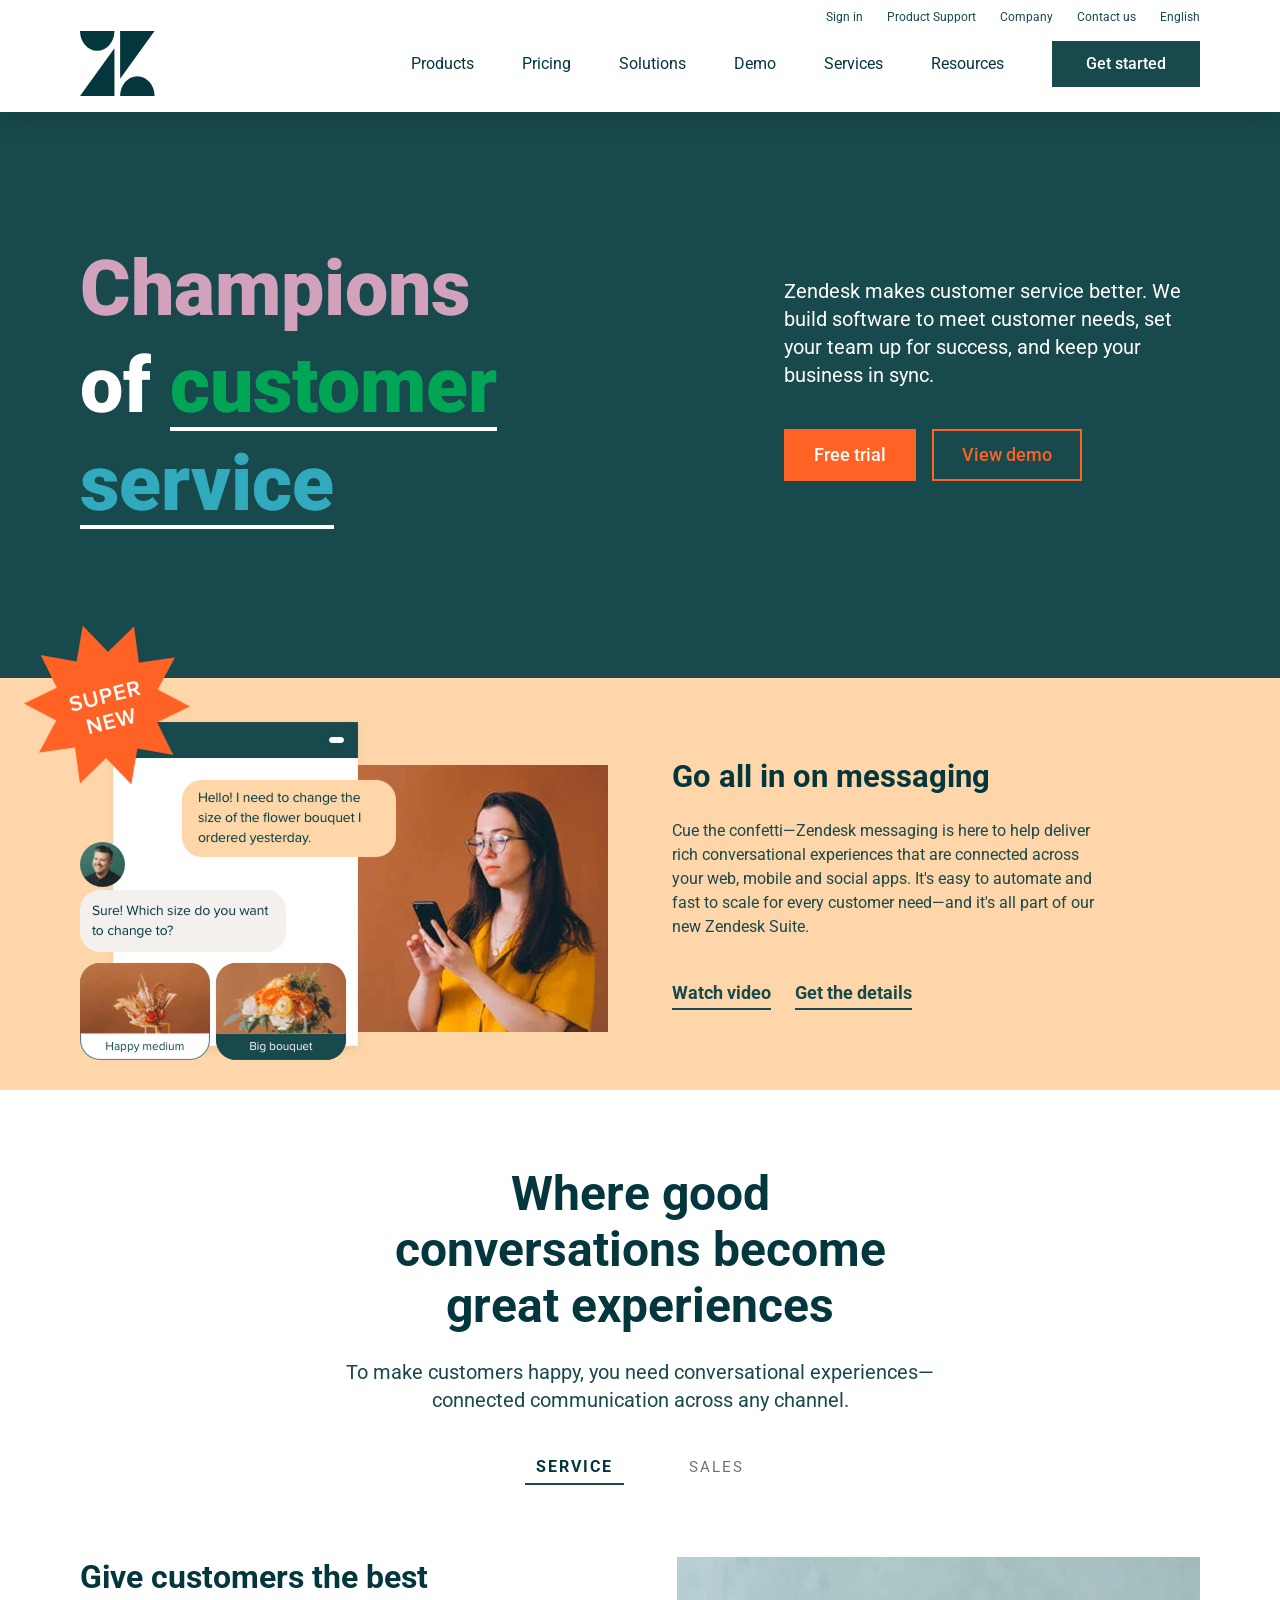
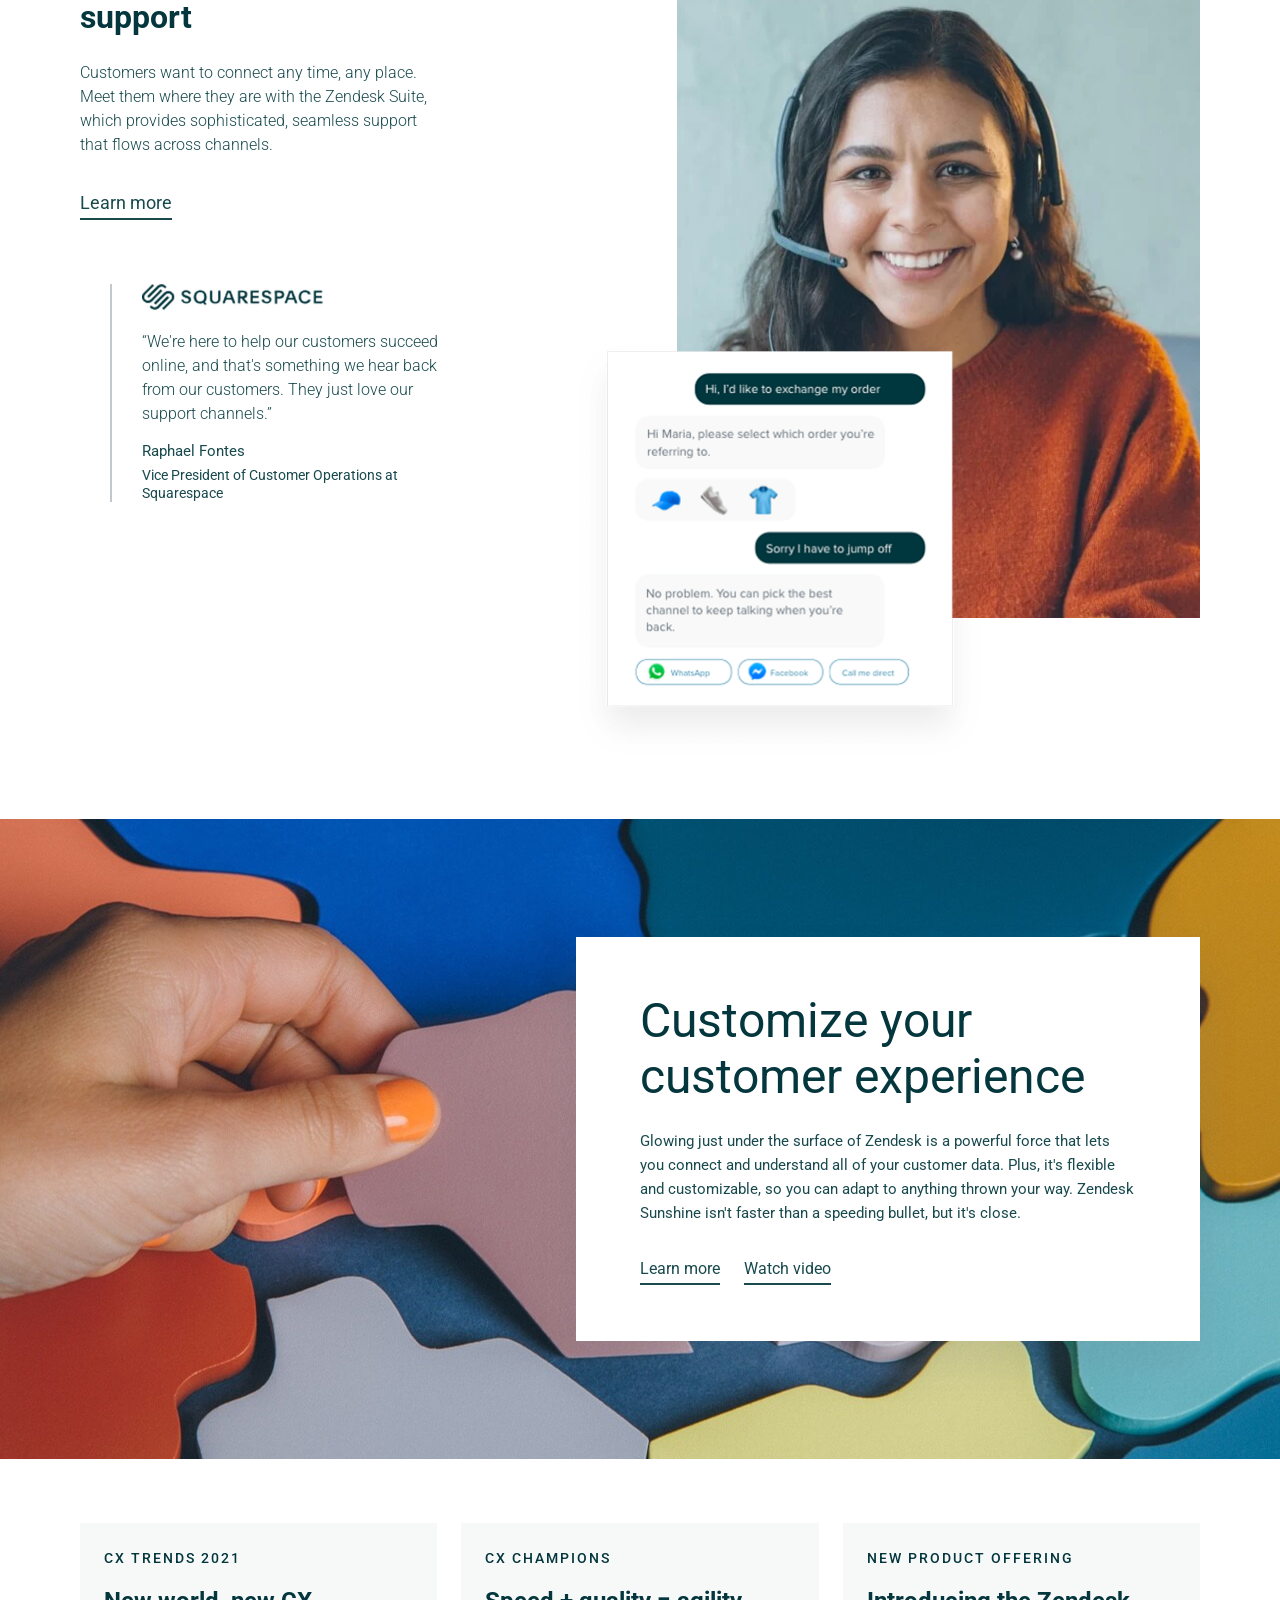
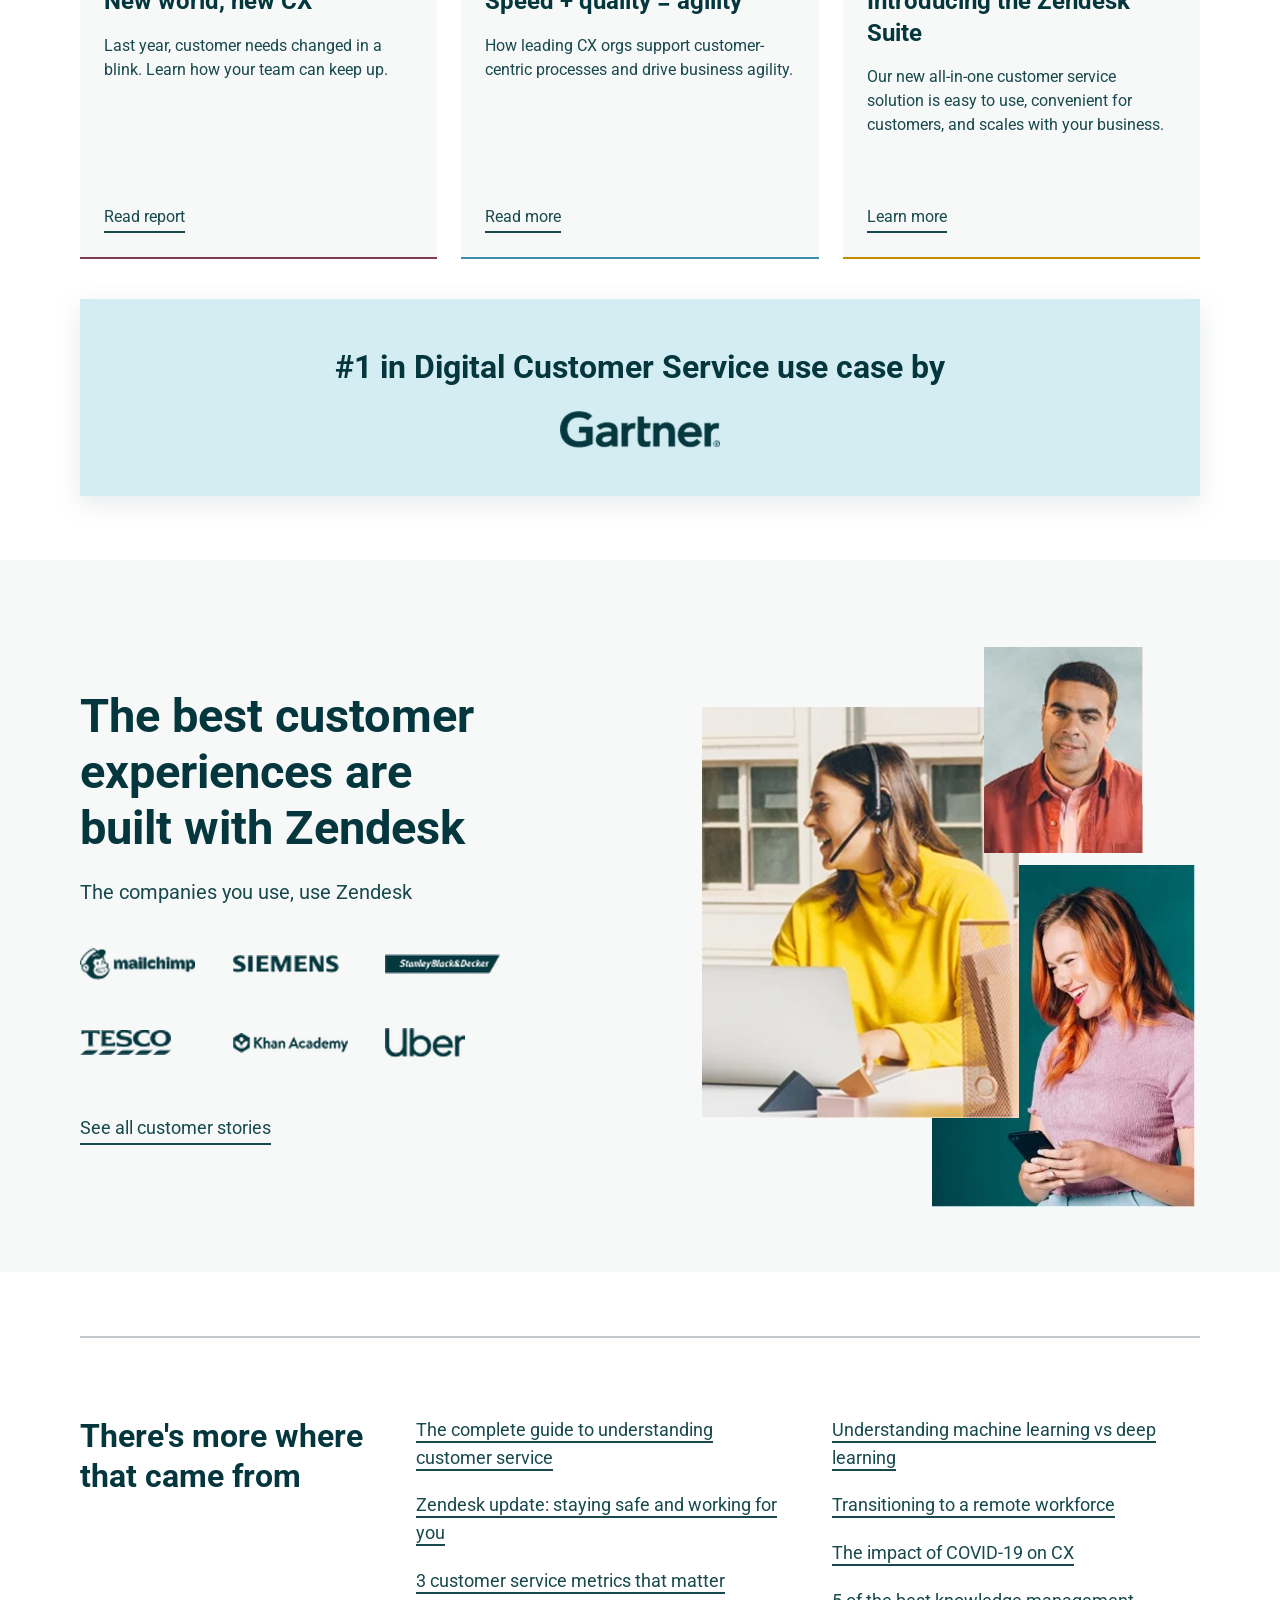
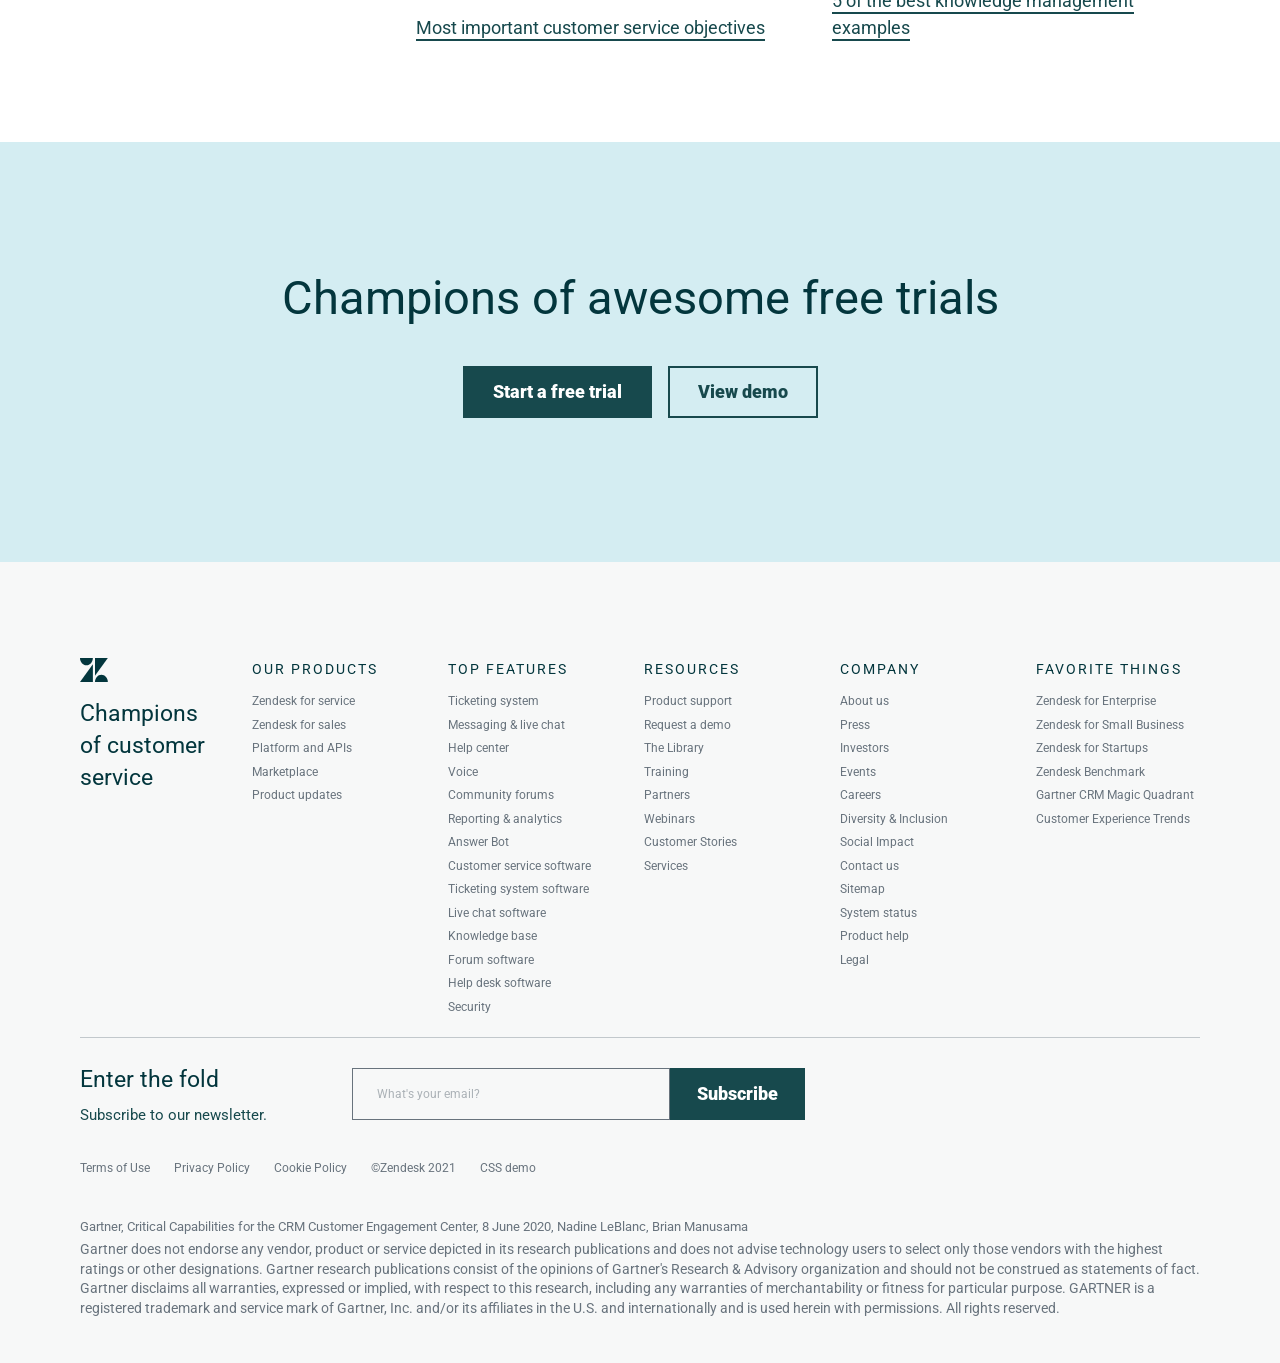
<file: index.html>
<!DOCTYPE html>
<html lang="en">
<head>
  <meta charset="UTF-8">
  <meta name="viewport" content="width=device-width, initial-scale=1.0">
  <meta name="description" content="Zendesk — customer service software that builds better customer relationships.">
  <title>Zendesk — Champions of Customer Service</title>
  <link rel="preconnect" href="https://fonts.googleapis.com">
  <link rel="preconnect" href="https://fonts.gstatic.com" crossorigin>
  <link href="https://fonts.googleapis.com/css2?family=Roboto:wght@300;400;500;700;900&amp;display=swap" rel="stylesheet">
  <link rel="stylesheet" href="css/normalize.css">
  <link rel="stylesheet" href="css/style.css">
</head>
<body>
  <header>
    <p class="utility-bar">
      <a href="form.html">Sign in</a>
      <a href="tel:+78001234567">Product Support</a>
      <a href="#customers">Company</a>
      <a href="mailto:hello@example.com">Contact us</a>
      <span lang="en">English</span>
    </p>

    <nav aria-label="Основная навигация">
      <a href="index.html" class="logo"><img src="images_new/logo.svg" alt="Zendesk" width="75" height="65"></a>
      <ul>
        <li><a href="#messaging">Products</a></li>
        <li><a href="#cta-trial">Pricing</a></li>
        <li><a href="#conversations">Solutions</a></li>
        <li><a href="form.html">Demo</a></li>
        <li><a href="#customize">Services</a></li>
        <li><a href="#blog">Resources</a></li>
      </ul>
      <a href="form.html" class="button">Get started</a>
    </nav>
  </header>

  <main>
    <section id="hero" aria-labelledby="hero-heading">
      <h1 id="hero-heading">
        <span class="hero-pink">Champions</span><br>
        of <span class="hero-green hero-underline">customer</span><br>
        <span class="hero-blue hero-underline">service</span>
      </h1>
      <div class="hero-text">
        <p>
          Zendesk makes customer service better. We build software to meet
          customer needs, set your team up for success, and keep your business
          in sync.
        </p>
        <p class="actions">
          <a href="form.html" class="button button-primary">Free trial</a>
          <a href="#" class="button button-secondary">View demo</a>
        </p>
      </div>
      <figure>
        <img src="images_new/image-3.png" alt="Значок «Super new»" width="166" height="160">
      </figure>
    </section>

    <section id="messaging" aria-labelledby="messaging-heading">
      <figure>
        <picture>
          <img src="images_new/image-2.png" alt="Девушка переписывается с поддержкой в телефоне" width="466" height="267" loading="lazy" decoding="async">
        </picture>
        <picture>
          <img src="images_new/image-1.png" alt="Окно чата: клиент выбирает размер букета" width="316" height="348" loading="lazy" decoding="async">
        </picture>
      </figure>
      <div class="messaging-text">
        <h2 id="messaging-heading">Go all in on messaging</h2>
        <p>
          Cue the confetti—Zendesk messaging is here to help deliver rich
          conversational experiences that are connected across your web,
          mobile and social apps. It's easy to automate and fast to scale for
          every customer need—and it's all part of our new Zendesk Suite.
        </p>
        <p class="links">
          <a href="#" class="link-underline">Watch video</a>
          <a href="#" class="link-underline">Get the details</a>
        </p>
      </div>
    </section>

    <section id="conversations" aria-labelledby="conversations-heading">
      <h2 id="conversations-heading">Where good conversations become great experiences</h2>
      <p>
        To make customers happy, you need conversational experiences—connected
        communication across any channel.
      </p>

      <nav aria-label="Переключение раздела продукта">
        <ul>
          <li><a href="#" aria-current="page">Service</a></li>
          <li><a href="#">Sales</a></li>
        </ul>
      </nav>

      <div class="conversations-content">
        <div class="conversations-text">
          <h3>Give customers the best support</h3>
          <p>
            Customers want to connect any time, any place. Meet them where
            they are with the Zendesk Suite, which provides sophisticated,
            seamless support that flows across channels.
          </p>
          <a href="#" class="link-underline">Learn more</a>

          <figure>
            <img src="images_new/logo-squarespace.png" alt="Squarespace" width="181" height="26">
            <blockquote>
              <p>
                “We're here to help our customers succeed online, and that's
                something we hear back from our customers. They just love
                our support channels.”
              </p>
            </blockquote>
            <figcaption>
              <strong>Raphael Fontes</strong>
              Vice President of Customer Operations at Squarespace
            </figcaption>
          </figure>
        </div>

        <figure>
          <picture>
            <img src="images_new/image-4.png" alt="Оператор поддержки в гарнитуре" width="533" height="673" loading="lazy" decoding="async">
          </picture>
          <picture>
            <img src="images_new/image-5.png" alt="Окно чата: клиент меняет заказ" width="409" height="420" loading="lazy" decoding="async">
          </picture>
        </figure>
      </div>
    </section>

    <section id="customize" aria-labelledby="customize-heading">
      <figure>
        <picture>
          <img src="images_new/Rectangle.png" alt="" width="1440" height="640" loading="lazy" decoding="async">
        </picture>
      </figure>
      <div class="customize-card">
        <h2 id="customize-heading">Customize your customer experience</h2>
        <p>
          Glowing just under the surface of Zendesk is a powerful force that
          lets you connect and understand all of your customer data. Plus,
          it's flexible and customizable, so you can adapt to anything thrown
          your way. Zendesk Sunshine isn't faster than a speeding bullet, but
          it's close.
        </p>
        <p class="links">
          <a href="#" class="link-underline">Learn more</a>
          <a href="#" class="link-underline">Watch video</a>
        </p>
      </div>
    </section>

    <section id="highlights" aria-label="Новости и материалы">
      <article>
        <p class="eyebrow">CX Trends 2021</p>
        <h3>New world, new CX</h3>
        <p>
          Last year, customer needs changed in a blink. Learn how your team
          can keep up.
        </p>
        <a href="#" class="link-underline">Read report</a>
      </article>

      <article>
        <p class="eyebrow">CX Champions</p>
        <h3>Speed + quality = agility</h3>
        <p>
          How leading CX orgs support customer-centric processes and drive
          business agility.
        </p>
        <a href="#" class="link-underline">Read more</a>
      </article>

      <article class="card-loading">
        <div class="loader" aria-hidden="true"></div>
        <div class="card-content">
          <p class="eyebrow">New product offering</p>
          <h3>Introducing the Zendesk Suite</h3>
          <p>
            Our new all-in-one customer service solution is easy to use,
            convenient for customers, and scales with your business.
          </p>
          <a href="#" class="link-underline">Learn more</a>
        </div>
      </article>

    </section>

    <section id="award" aria-label="Награда от Gartner">
      <div class="award-box">
        <p>#1 in Digital Customer Service use case by</p>
        <img src="images_new/logo-gartner.png" alt="Gartner" width="160" height="37">
      </div>
    </section>

    <section id="customers" aria-labelledby="customers-heading">
      <div class="customers-text">
        <h2 id="customers-heading">The best customer experiences are built with Zendesk</h2>
        <p>The companies you use, use Zendesk</p>

        <ul class="customer-logos">
          <li><img src="images_new/logo-mailchimp.png" alt="Mailchimp" width="115" height="32"></li>
          <li><img src="images_new/logo-siemens.png" alt="Siemens" width="106" height="18"></li>
          <li><img src="images_new/logo-stanley.png" alt="Stanley Black &amp; Decker" width="115" height="20"></li>
          <li><img src="images_new/logo-tesco.png" alt="Tesco" width="91" height="25"></li>
          <li><img src="images_new/logo-khan.png" alt="Khan Academy" width="115" height="20"></li>
          <li><img src="images_new/logo-uber.png" alt="Uber" width="80" height="30"></li>
        </ul>

        <a href="#" class="link-underline">See all customer stories</a>
      </div>

      <ul class="customer-photos">
        <li>
          <figure>
            <picture>
              <img src="images_new/image-6.png" alt="Представитель компании-клиента 1" width="159" height="206" loading="lazy" decoding="async">
            </picture>
            <figcaption class="visually-hidden">Клиент 1: e-commerce</figcaption>
          </figure>
        </li>
        <li>
          <figure>
            <picture>
              <img src="images_new/image-7.png" alt="Представитель компании-клиента 2" width="317" height="411" loading="lazy" decoding="async">
            </picture>
            <figcaption class="visually-hidden">Клиент 2: финтех</figcaption>
          </figure>
        </li>
        <li>
          <figure>
            <picture>
              <img src="images_new/image-8.png" alt="Представитель компании-клиента 3" width="263" height="342" loading="lazy" decoding="async">
            </picture>
            <figcaption class="visually-hidden">Клиент 3: SaaS</figcaption>
          </figure>
        </li>
      </ul>
    </section>

    <section id="blog" aria-labelledby="blog-heading">
      <h2 id="blog-heading">There's more where that came from</h2>
      <ol>
        <li><a href="#">The complete guide to understanding customer service</a></li>
        <li><a href="#">Zendesk update: staying safe and working for you</a></li>
        <li><a href="#">3 customer service metrics that matter</a></li>
        <li><a href="#">Most important customer service objectives</a></li>
        <li><a href="#">Understanding machine learning vs deep learning</a></li>
        <li><a href="#">Transitioning to a remote workforce</a></li>
        <li><a href="#">The impact of COVID-19 on CX</a></li>
        <li><a href="#">5 of the best knowledge management examples</a></li>
      </ol>
    </section>

    <section id="cta-trial" aria-labelledby="cta-trial-heading">
      <h2 id="cta-trial-heading">Champions of awesome free trials</h2>
      <p class="actions">
        <a href="form.html" class="button button-primary">Start a free trial</a>
        <a href="#" class="button button-secondary">View demo</a>
      </p>
    </section>
  </main>

  <footer>
    <div class="footer-top">
      <div class="footer-brand">
        <img src="images_new/logo.svg" alt="" width="28" height="24">
        <p>Champions of customer service</p>
      </div>

      <nav aria-label="Футер">
        <div class="footer-column">
          <h3>Our Products</h3>
          <ul>
            <li><a href="#">Zendesk for service</a></li>
            <li><a href="#">Zendesk for sales</a></li>
            <li><a href="#">Platform and APIs</a></li>
            <li><a href="#">Marketplace</a></li>
            <li><a href="#">Product updates</a></li>
          </ul>
        </div>

        <div class="footer-column">
          <h3>Top Features</h3>
          <ul>
            <li><a href="#">Ticketing system</a></li>
            <li><a href="#">Messaging &amp; live chat</a></li>
            <li><a href="#">Help center</a></li>
            <li><a href="#">Voice</a></li>
            <li><a href="#">Community forums</a></li>
            <li><a href="#">Reporting &amp; analytics</a></li>
            <li><a href="#">Answer Bot</a></li>
            <li><a href="#">Customer service software</a></li>
            <li><a href="#">Ticketing system software</a></li>
            <li><a href="#">Live chat software</a></li>
            <li><a href="#">Knowledge base</a></li>
            <li><a href="#">Forum software</a></li>
            <li><a href="#">Help desk software</a></li>
            <li><a href="#">Security</a></li>
          </ul>
        </div>

        <div class="footer-column">
          <h3>Resources</h3>
          <ul>
            <li><a href="#">Product support</a></li>
            <li><a href="form.html">Request a demo</a></li>
            <li><a href="#">The Library</a></li>
            <li><a href="#">Training</a></li>
            <li><a href="#">Partners</a></li>
            <li><a href="#">Webinars</a></li>
            <li><a href="#">Customer Stories</a></li>
            <li><a href="#">Services</a></li>
          </ul>
        </div>

        <div class="footer-column">
          <h3>Company</h3>
          <ul>
            <li><a href="#">About us</a></li>
            <li><a href="#">Press</a></li>
            <li><a href="#">Investors</a></li>
            <li><a href="#">Events</a></li>
            <li><a href="#">Careers</a></li>
            <li><a href="#">Diversity &amp; Inclusion</a></li>
            <li><a href="#">Social Impact</a></li>
            <li><a href="mailto:hello@example.com">Contact us</a></li>
            <li><a href="#">Sitemap</a></li>
            <li><a href="#">System status</a></li>
            <li><a href="#">Product help</a></li>
            <li><a href="#">Legal</a></li>
          </ul>
        </div>

        <div class="footer-column">
          <h3>Favorite Things</h3>
          <ul>
            <li><a href="#">Zendesk for Enterprise</a></li>
            <li><a href="#">Zendesk for Small Business</a></li>
            <li><a href="#">Zendesk for Startups</a></li>
            <li><a href="#">Zendesk Benchmark</a></li>
            <li><a href="#">Gartner CRM Magic Quadrant</a></li>
            <li><a href="#">Customer Experience Trends</a></li>
          </ul>
        </div>
      </nav>
    </div>

    <hr>

    <form action="https://httpbin.org/get" method="get">
      <div class="newsletter-text">
        <h3>Enter the fold</h3>
        <p>Subscribe to our newsletter.</p>
      </div>
      <label for="newsletter-email" class="visually-hidden">Your email</label>
      <input type="email" id="newsletter-email" name="email" placeholder="What's your email?" required>
      <button type="submit">Subscribe</button>
    </form>

    <p class="legal-links">
      <a href="#">Terms of Use</a>
      <a href="#">Privacy Policy</a>
      <a href="#">Cookie Policy</a>
      <span>©Zendesk 2021</span>
      <a href="demo.html">CSS demo</a>
    </p>

    <p class="disclaimer">
      Gartner, Critical Capabilities for the CRM Customer Engagement Center,
      8 June 2020, Nadine LeBlanc, Brian Manusama
    </p>
    <p class="disclaimer">
      Gartner does not endorse any vendor, product or service depicted in
      its research publications and does not advise technology users to
      select only those vendors with the highest ratings or other
      designations. Gartner research publications consist of the opinions
      of Gartner's Research &amp; Advisory organization and should not be
      construed as statements of fact. Gartner disclaims all warranties,
      expressed or implied, with respect to this research, including any
      warranties of merchantability or fitness for particular purpose.
      GARTNER is a registered trademark and service mark of Gartner, Inc.
      and/or its affiliates in the U.S. and internationally and is used
      herein with permissions. All rights reserved.
    </p>
  </footer>
</body>
</html>
</file>
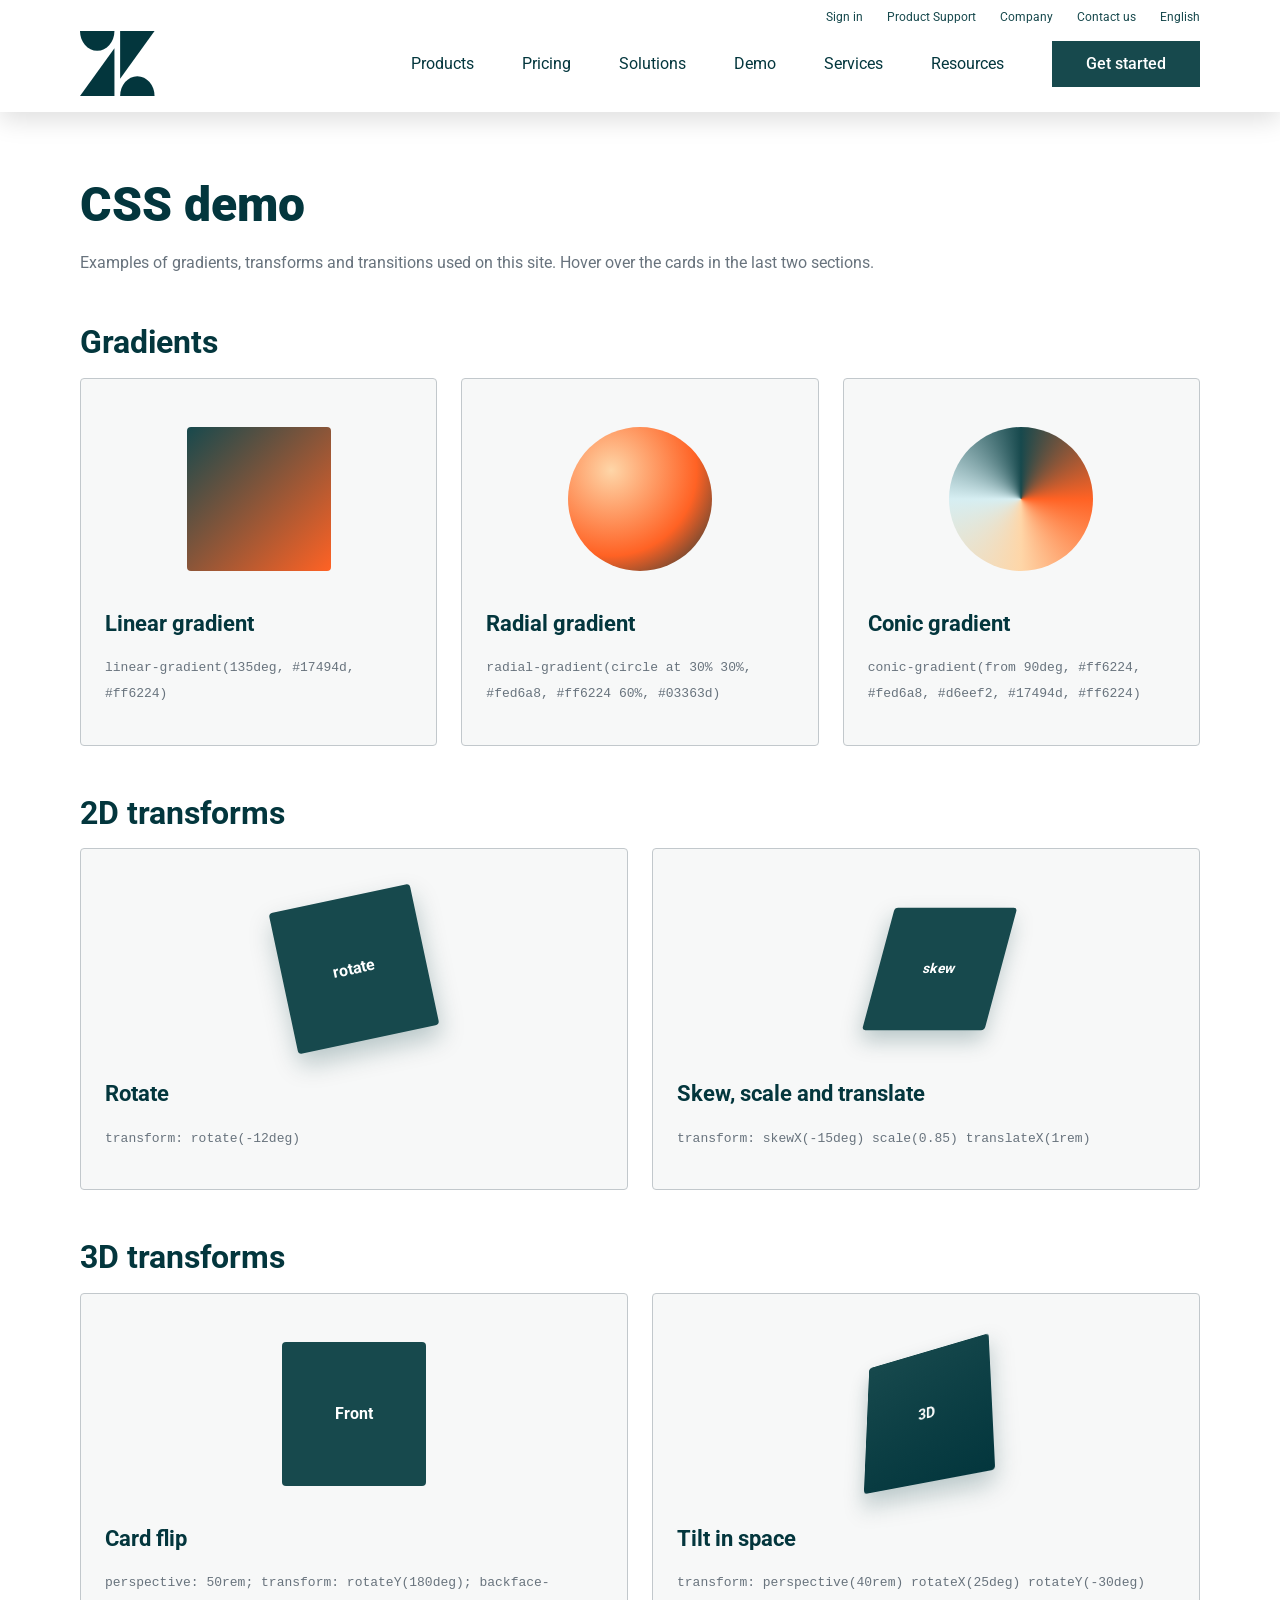
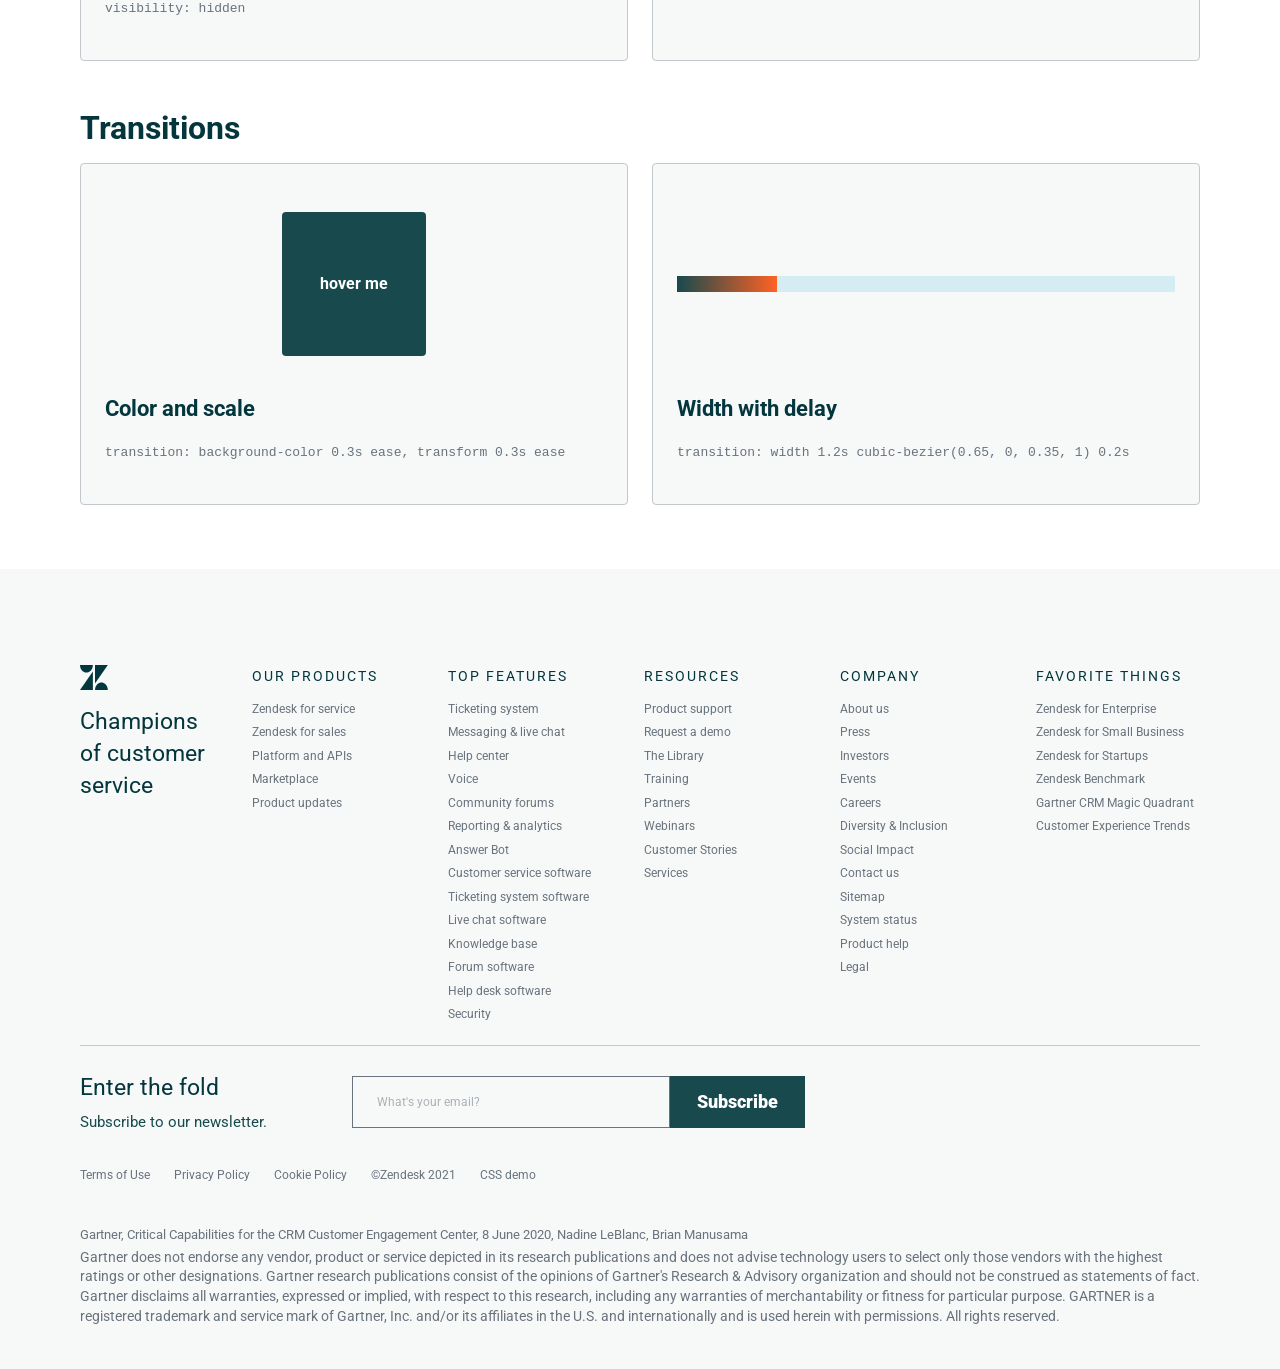
<file: demo.html>
<!DOCTYPE html>
<html lang="en">
<head>
  <meta charset="UTF-8">
  <meta name="viewport" content="width=device-width, initial-scale=1.0">
  <meta name="description" content="CSS demo: gradients, 2D and 3D transforms, transitions.">
  <title>CSS demo — Zendesk</title>
  <link rel="preconnect" href="https://fonts.googleapis.com">
  <link rel="preconnect" href="https://fonts.gstatic.com" crossorigin>
  <link href="https://fonts.googleapis.com/css2?family=Roboto:wght@300;400;500;700;900&amp;display=swap" rel="stylesheet">
  <link rel="stylesheet" href="css/normalize.css">
  <link rel="stylesheet" href="css/style.css">
</head>
<body>
  <header>
    <p class="utility-bar">
      <a href="form.html">Sign in</a>
      <a href="tel:+78001234567">Product Support</a>
      <a href="index.html#customers">Company</a>
      <a href="mailto:hello@example.com">Contact us</a>
      <span lang="en">English</span>
    </p>

    <nav aria-label="Основная навигация">
      <a href="index.html" class="logo"><img src="images_new/logo.svg" alt="Zendesk" width="75" height="65"></a>
      <ul>
        <li><a href="index.html#messaging">Products</a></li>
        <li><a href="index.html#cta-trial">Pricing</a></li>
        <li><a href="index.html#conversations">Solutions</a></li>
        <li><a href="form.html">Demo</a></li>
        <li><a href="index.html#customize">Services</a></li>
        <li><a href="index.html#blog">Resources</a></li>
      </ul>
      <a href="form.html" class="button">Get started</a>
    </nav>
  </header>

  <main class="demo-page">
    <section aria-labelledby="demo-heading">
      <h1 id="demo-heading">CSS demo</h1>
      <p class="lead">Examples of gradients, transforms and transitions used on this site. Hover over the cards in the last two sections.</p>

      <h2>Gradients</h2>
      <div class="demo-grid">
        <article class="demo-card">
          <div class="demo-stage">
            <div class="demo-box gradient-linear"></div>
          </div>
          <h3>Linear gradient</h3>
          <p><code>linear-gradient(135deg, #17494d, #ff6224)</code></p>
        </article>
        <article class="demo-card">
          <div class="demo-stage">
            <div class="demo-box gradient-radial"></div>
          </div>
          <h3>Radial gradient</h3>
          <p><code>radial-gradient(circle at 30% 30%, #fed6a8, #ff6224 60%, #03363d)</code></p>
        </article>
        <article class="demo-card">
          <div class="demo-stage">
            <div class="demo-box gradient-conic"></div>
          </div>
          <h3>Conic gradient</h3>
          <p><code>conic-gradient(from 90deg, #ff6224, #fed6a8, #d6eef2, #17494d, #ff6224)</code></p>
        </article>
      </div>

      <h2>2D transforms</h2>
      <div class="demo-grid">
        <article class="demo-card">
          <div class="demo-stage">
            <div class="demo-box transform-rotate">rotate</div>
          </div>
          <h3>Rotate</h3>
          <p><code>transform: rotate(-12deg)</code></p>
        </article>
        <article class="demo-card">
          <div class="demo-stage">
            <div class="demo-box transform-skew">skew</div>
          </div>
          <h3>Skew, scale and translate</h3>
          <p><code>transform: skewX(-15deg) scale(0.85) translateX(1rem)</code></p>
        </article>
      </div>

      <h2>3D transforms</h2>
      <div class="demo-grid">
        <article class="demo-card">
          <div class="demo-stage">
            <div class="flip" tabindex="0">
              <div class="flip-inner">
                <div class="flip-face flip-front">Front</div>
                <div class="flip-face flip-back">Back</div>
              </div>
            </div>
          </div>
          <h3>Card flip</h3>
          <p><code>perspective: 50rem; transform: rotateY(180deg); backface-visibility: hidden</code></p>
        </article>
        <article class="demo-card">
          <div class="demo-stage">
            <div class="demo-box transform-tilt">3D</div>
          </div>
          <h3>Tilt in space</h3>
          <p><code>transform: perspective(40rem) rotateX(25deg) rotateY(-30deg)</code></p>
        </article>
      </div>

      <h2>Transitions</h2>
      <div class="demo-grid">
        <article class="demo-card">
          <div class="demo-stage">
            <div class="demo-box transition-color">hover me</div>
          </div>
          <h3>Color and scale</h3>
          <p><code>transition: background-color 0.3s ease, transform 0.3s ease</code></p>
        </article>
        <article class="demo-card">
          <div class="demo-stage">
            <div class="progress" tabindex="0"><div class="progress-bar"></div></div>
          </div>
          <h3>Width with delay</h3>
          <p><code>transition: width 1.2s cubic-bezier(0.65, 0, 0.35, 1) 0.2s</code></p>
        </article>
      </div>
    </section>
  </main>

  <footer>
    <div class="footer-top">
      <div class="footer-brand">
        <img src="images_new/logo.svg" alt="" width="28" height="24">
        <p>Champions of customer service</p>
      </div>

      <nav aria-label="Футер">
        <div class="footer-column">
          <h2>Our Products</h2>
          <ul>
            <li><a href="#">Zendesk for service</a></li>
            <li><a href="#">Zendesk for sales</a></li>
            <li><a href="#">Platform and APIs</a></li>
            <li><a href="#">Marketplace</a></li>
            <li><a href="#">Product updates</a></li>
          </ul>
        </div>

        <div class="footer-column">
          <h2>Top Features</h2>
          <ul>
            <li><a href="#">Ticketing system</a></li>
            <li><a href="#">Messaging &amp; live chat</a></li>
            <li><a href="#">Help center</a></li>
            <li><a href="#">Voice</a></li>
            <li><a href="#">Community forums</a></li>
            <li><a href="#">Reporting &amp; analytics</a></li>
            <li><a href="#">Answer Bot</a></li>
            <li><a href="#">Customer service software</a></li>
            <li><a href="#">Ticketing system software</a></li>
            <li><a href="#">Live chat software</a></li>
            <li><a href="#">Knowledge base</a></li>
            <li><a href="#">Forum software</a></li>
            <li><a href="#">Help desk software</a></li>
            <li><a href="#">Security</a></li>
          </ul>
        </div>

        <div class="footer-column">
          <h2>Resources</h2>
          <ul>
            <li><a href="#">Product support</a></li>
            <li><a href="form.html">Request a demo</a></li>
            <li><a href="#">The Library</a></li>
            <li><a href="#">Training</a></li>
            <li><a href="#">Partners</a></li>
            <li><a href="#">Webinars</a></li>
            <li><a href="#">Customer Stories</a></li>
            <li><a href="#">Services</a></li>
          </ul>
        </div>

        <div class="footer-column">
          <h2>Company</h2>
          <ul>
            <li><a href="#">About us</a></li>
            <li><a href="#">Press</a></li>
            <li><a href="#">Investors</a></li>
            <li><a href="#">Events</a></li>
            <li><a href="#">Careers</a></li>
            <li><a href="#">Diversity &amp; Inclusion</a></li>
            <li><a href="#">Social Impact</a></li>
            <li><a href="mailto:hello@example.com">Contact us</a></li>
            <li><a href="#">Sitemap</a></li>
            <li><a href="#">System status</a></li>
            <li><a href="#">Product help</a></li>
            <li><a href="#">Legal</a></li>
          </ul>
        </div>

        <div class="footer-column">
          <h2>Favorite Things</h2>
          <ul>
            <li><a href="#">Zendesk for Enterprise</a></li>
            <li><a href="#">Zendesk for Small Business</a></li>
            <li><a href="#">Zendesk for Startups</a></li>
            <li><a href="#">Zendesk Benchmark</a></li>
            <li><a href="#">Gartner CRM Magic Quadrant</a></li>
            <li><a href="#">Customer Experience Trends</a></li>
          </ul>
        </div>
      </nav>
    </div>

    <hr>

    <form action="https://httpbin.org/get" method="get">
      <div class="newsletter-text">
        <h2>Enter the fold</h2>
        <p>Subscribe to our newsletter.</p>
      </div>
      <label for="newsletter-email" class="visually-hidden">Your email</label>
      <input type="email" id="newsletter-email" name="email" placeholder="What's your email?" required>
      <button type="submit">Subscribe</button>
    </form>

    <p class="legal-links">
      <a href="#">Terms of Use</a>
      <a href="#">Privacy Policy</a>
      <a href="#">Cookie Policy</a>
      <span>©Zendesk 2021</span>
      <a href="demo.html">CSS demo</a>
    </p>

    <p class="disclaimer">
      Gartner, Critical Capabilities for the CRM Customer Engagement Center,
      8 June 2020, Nadine LeBlanc, Brian Manusama
    </p>
    <p class="disclaimer">
      Gartner does not endorse any vendor, product or service depicted in
      its research publications and does not advise technology users to
      select only those vendors with the highest ratings or other
      designations. Gartner research publications consist of the opinions
      of Gartner's Research &amp; Advisory organization and should not be
      construed as statements of fact. Gartner disclaims all warranties,
      expressed or implied, with respect to this research, including any
      warranties of merchantability or fitness for particular purpose.
      GARTNER is a registered trademark and service mark of Gartner, Inc.
      and/or its affiliates in the U.S. and internationally and is used
      herein with permissions. All rights reserved.
    </p>
  </footer>
</body>
</html>
</file>
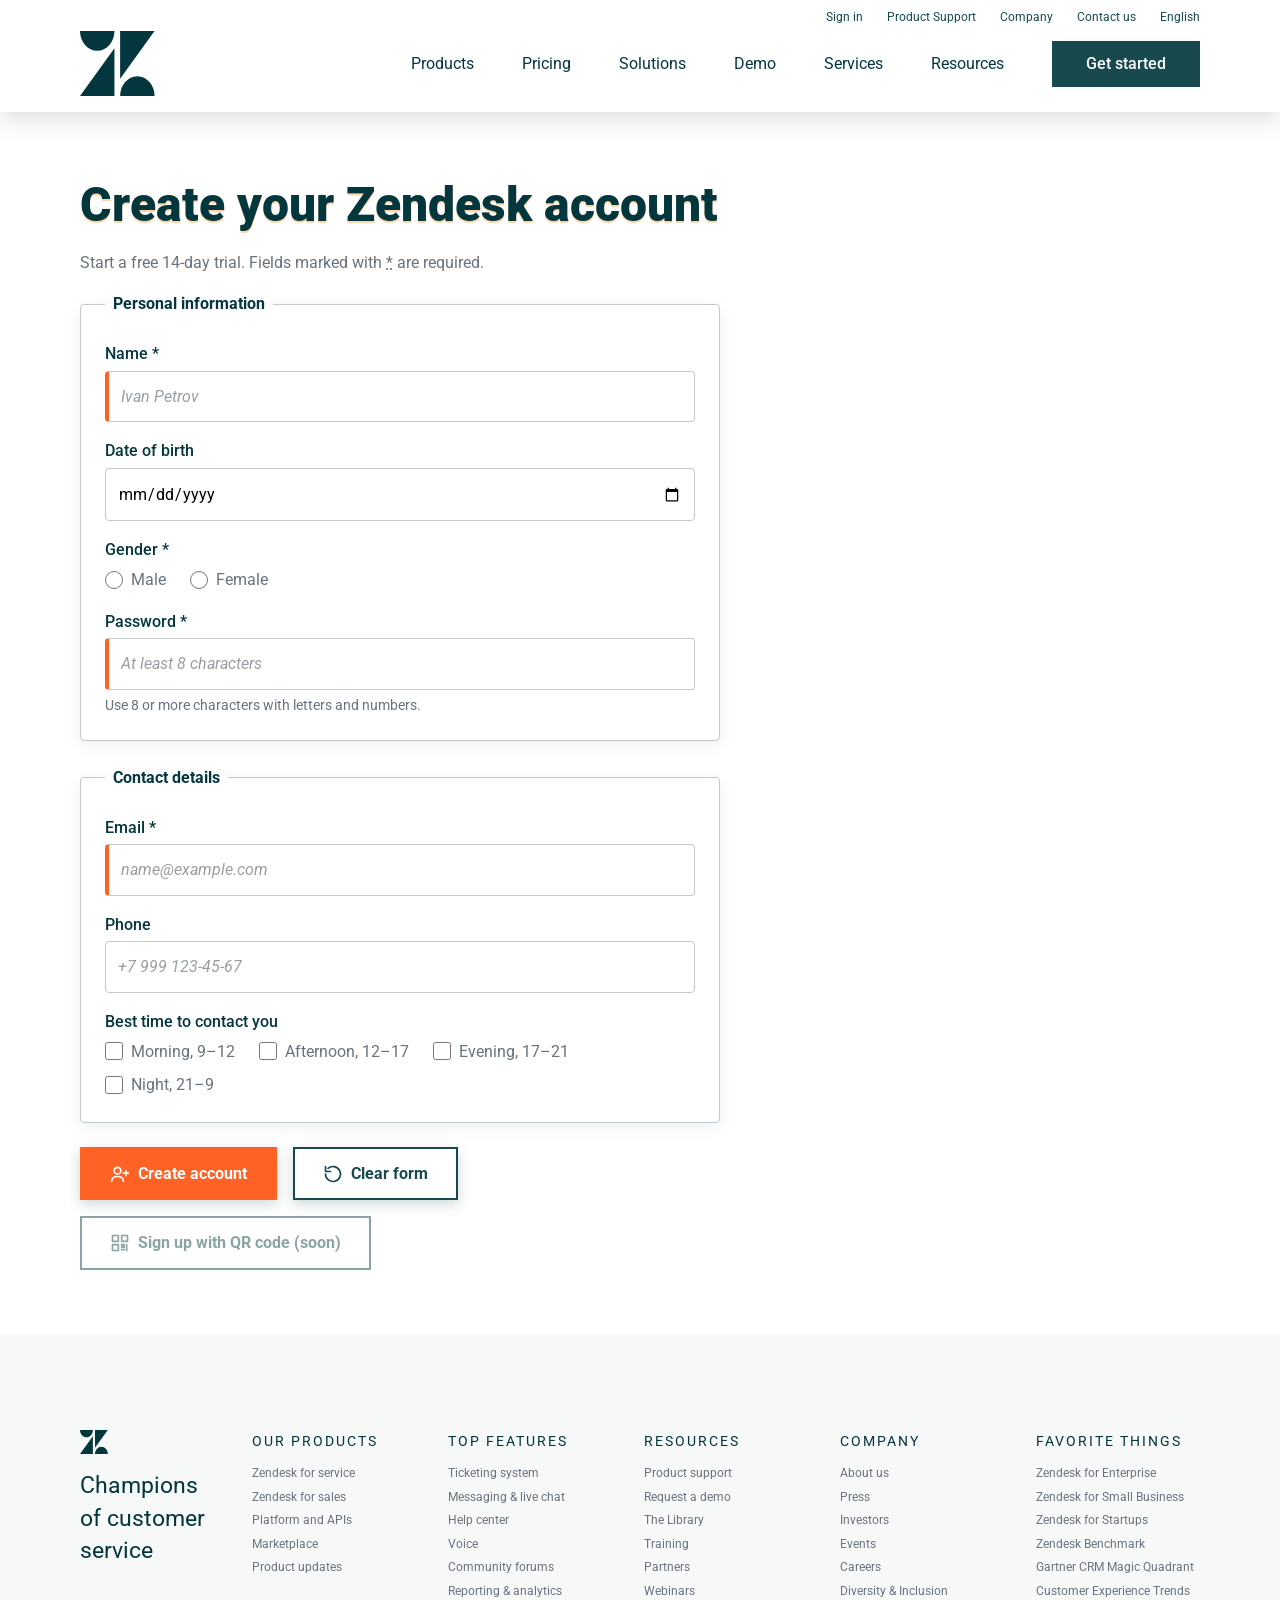
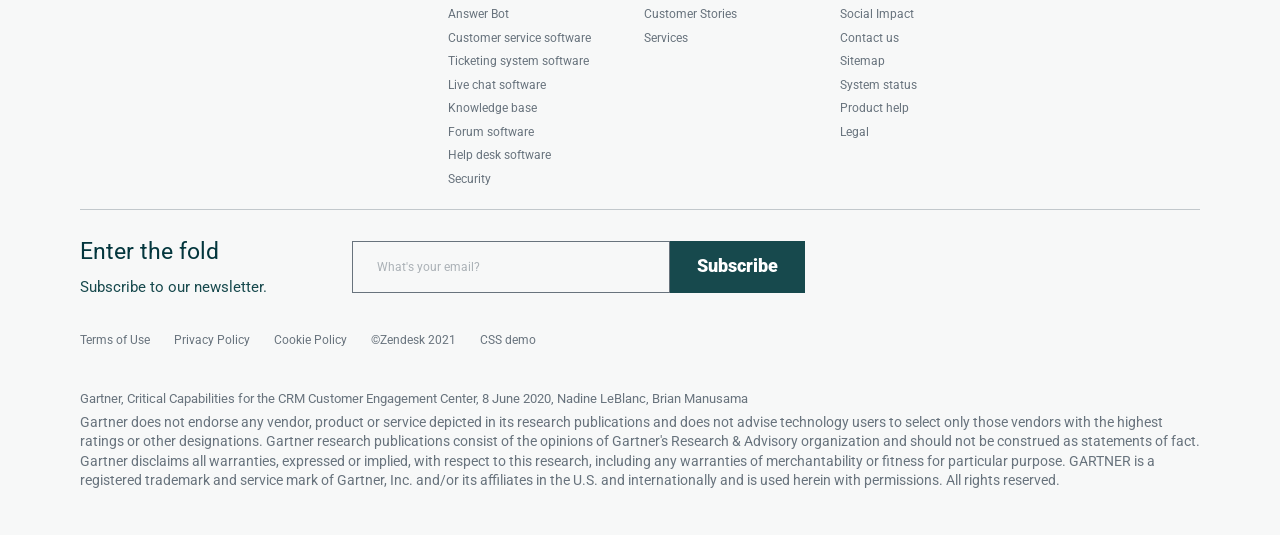
<file: form.html>
<!DOCTYPE html>
<html lang="en">
<head>
  <meta charset="UTF-8">
  <meta name="viewport" content="width=device-width, initial-scale=1.0">
  <meta name="description" content="Sign up for a free Zendesk trial: registration form.">
  <title>Sign up — Zendesk</title>
  <link rel="preconnect" href="https://fonts.googleapis.com">
  <link rel="preconnect" href="https://fonts.gstatic.com" crossorigin>
  <link href="https://fonts.googleapis.com/css2?family=Roboto:wght@300;400;500;700;900&amp;display=swap" rel="stylesheet">
  <link rel="stylesheet" href="css/normalize.css">
  <link rel="stylesheet" href="css/style.css">
</head>
<body>
  <header>
    <p class="utility-bar">
      <a href="form.html">Sign in</a>
      <a href="tel:+78001234567">Product Support</a>
      <a href="index.html#customers">Company</a>
      <a href="mailto:hello@example.com">Contact us</a>
      <span lang="en">English</span>
    </p>

    <nav aria-label="Основная навигация">
      <a href="index.html" class="logo"><img src="images_new/logo.svg" alt="Zendesk" width="75" height="65"></a>
      <ul>
        <li><a href="index.html#messaging">Products</a></li>
        <li><a href="index.html#cta-trial">Pricing</a></li>
        <li><a href="index.html#conversations">Solutions</a></li>
        <li><a href="form.html">Demo</a></li>
        <li><a href="index.html#customize">Services</a></li>
        <li><a href="index.html#blog">Resources</a></li>
      </ul>
      <a href="form.html" class="button">Get started</a>
    </nav>
  </header>

  <main class="form-page">
    <section aria-labelledby="signup-heading">
      <h1 id="signup-heading">Create your Zendesk account</h1>
      <p class="lead">Start a free 14-day trial. Fields marked with <abbr title="required">*</abbr> are required.</p>

      <form class="signup-form" action="https://httpbin.org/post" method="post">
        <fieldset>
          <legend>Personal information</legend>

          <div class="field">
            <label for="name">Name *</label>
            <input type="text" id="name" name="name" placeholder="Ivan Petrov" autocomplete="name" minlength="2" required>
          </div>

          <div class="field">
            <label for="birth-date">Date of birth</label>
            <input type="date" id="birth-date" name="birth_date" min="1920-01-01" max="2012-12-31">
          </div>

          <fieldset class="choice">
            <legend>Gender *</legend>
            <div class="choice-item">
              <input type="radio" id="gender-male" name="gender" value="male" required>
              <label for="gender-male">Male</label>
            </div>
            <div class="choice-item">
              <input type="radio" id="gender-female" name="gender" value="female">
              <label for="gender-female">Female</label>
            </div>
          </fieldset>

          <div class="field">
            <label for="password">Password *</label>
            <input type="password" id="password" name="password" placeholder="At least 8 characters" autocomplete="new-password" minlength="8" aria-describedby="password-hint" required>
            <p class="hint" id="password-hint">Use 8 or more characters with letters and numbers.</p>
          </div>
        </fieldset>

        <fieldset>
          <legend>Contact details</legend>

          <div class="field">
            <label for="email">Email *</label>
            <input type="email" id="email" name="email" placeholder="name@example.com" autocomplete="email" required>
          </div>

          <div class="field">
            <label for="phone">Phone</label>
            <input type="tel" id="phone" name="phone" placeholder="+7 999 123-45-67" autocomplete="tel" pattern="\+?[0-9\s\(\)\-]{10,20}">
          </div>

          <fieldset class="choice">
            <legend>Best time to contact you</legend>
            <div class="choice-item">
              <input type="checkbox" id="contact_time-morning" name="contact_time" value="morning">
              <label for="contact_time-morning">Morning, 9–12</label>
            </div>
            <div class="choice-item">
              <input type="checkbox" id="contact_time-afternoon" name="contact_time" value="afternoon">
              <label for="contact_time-afternoon">Afternoon, 12–17</label>
            </div>
            <div class="choice-item">
              <input type="checkbox" id="contact_time-evening" name="contact_time" value="evening">
              <label for="contact_time-evening">Evening, 17–21</label>
            </div>
            <div class="choice-item">
              <input type="checkbox" id="contact_time-night" name="contact_time" value="night">
              <label for="contact_time-night">Night, 21–9</label>
            </div>
          </fieldset>
        </fieldset>

        <div class="form-actions">
          <button type="submit" class="button button-primary"><svg class="icon" width="20" height="20" viewBox="0 0 24 24" fill="none" stroke="currentColor" stroke-width="2" stroke-linecap="round" stroke-linejoin="round" aria-hidden="true" focusable="false"><path d="M2 21c0-4 3-6 7-6s7 2 7 6"/><circle cx="9" cy="8" r="4"/><path d="M19 8v6M16 11h6"/></svg>Create account</button>
          <button type="reset" class="button button-secondary"><svg class="icon" width="20" height="20" viewBox="0 0 24 24" fill="none" stroke="currentColor" stroke-width="2" stroke-linecap="round" stroke-linejoin="round" aria-hidden="true" focusable="false"><path d="M3 12a9 9 0 1 0 3-6.7"/><path d="M3 3v6h6"/></svg>Clear form</button>
          <button type="button" class="button button-secondary" disabled><svg class="icon" width="20" height="20" viewBox="0 0 24 24" fill="none" stroke="currentColor" stroke-width="2" stroke-linecap="round" stroke-linejoin="round" aria-hidden="true" focusable="false"><rect x="3" y="3" width="7" height="7"/><rect x="14" y="3" width="7" height="7"/><rect x="3" y="14" width="7" height="7"/><path d="M14 14h3v3h-3zM20 14v7M14 20h3"/></svg>Sign up with QR code (soon)</button>
        </div>
      </form>
    </section>
  </main>

  <footer>
    <div class="footer-top">
      <div class="footer-brand">
        <img src="images_new/logo.svg" alt="" width="28" height="24">
        <p>Champions of customer service</p>
      </div>

      <nav aria-label="Футер">
        <div class="footer-column">
          <h2>Our Products</h2>
          <ul>
            <li><a href="#">Zendesk for service</a></li>
            <li><a href="#">Zendesk for sales</a></li>
            <li><a href="#">Platform and APIs</a></li>
            <li><a href="#">Marketplace</a></li>
            <li><a href="#">Product updates</a></li>
          </ul>
        </div>

        <div class="footer-column">
          <h2>Top Features</h2>
          <ul>
            <li><a href="#">Ticketing system</a></li>
            <li><a href="#">Messaging &amp; live chat</a></li>
            <li><a href="#">Help center</a></li>
            <li><a href="#">Voice</a></li>
            <li><a href="#">Community forums</a></li>
            <li><a href="#">Reporting &amp; analytics</a></li>
            <li><a href="#">Answer Bot</a></li>
            <li><a href="#">Customer service software</a></li>
            <li><a href="#">Ticketing system software</a></li>
            <li><a href="#">Live chat software</a></li>
            <li><a href="#">Knowledge base</a></li>
            <li><a href="#">Forum software</a></li>
            <li><a href="#">Help desk software</a></li>
            <li><a href="#">Security</a></li>
          </ul>
        </div>

        <div class="footer-column">
          <h2>Resources</h2>
          <ul>
            <li><a href="#">Product support</a></li>
            <li><a href="form.html">Request a demo</a></li>
            <li><a href="#">The Library</a></li>
            <li><a href="#">Training</a></li>
            <li><a href="#">Partners</a></li>
            <li><a href="#">Webinars</a></li>
            <li><a href="#">Customer Stories</a></li>
            <li><a href="#">Services</a></li>
          </ul>
        </div>

        <div class="footer-column">
          <h2>Company</h2>
          <ul>
            <li><a href="#">About us</a></li>
            <li><a href="#">Press</a></li>
            <li><a href="#">Investors</a></li>
            <li><a href="#">Events</a></li>
            <li><a href="#">Careers</a></li>
            <li><a href="#">Diversity &amp; Inclusion</a></li>
            <li><a href="#">Social Impact</a></li>
            <li><a href="mailto:hello@example.com">Contact us</a></li>
            <li><a href="#">Sitemap</a></li>
            <li><a href="#">System status</a></li>
            <li><a href="#">Product help</a></li>
            <li><a href="#">Legal</a></li>
          </ul>
        </div>

        <div class="footer-column">
          <h2>Favorite Things</h2>
          <ul>
            <li><a href="#">Zendesk for Enterprise</a></li>
            <li><a href="#">Zendesk for Small Business</a></li>
            <li><a href="#">Zendesk for Startups</a></li>
            <li><a href="#">Zendesk Benchmark</a></li>
            <li><a href="#">Gartner CRM Magic Quadrant</a></li>
            <li><a href="#">Customer Experience Trends</a></li>
          </ul>
        </div>
      </nav>
    </div>

    <hr>

    <form action="https://httpbin.org/get" method="get">
      <div class="newsletter-text">
        <h2>Enter the fold</h2>
        <p>Subscribe to our newsletter.</p>
      </div>
      <label for="newsletter-email" class="visually-hidden">Your email</label>
      <input type="email" id="newsletter-email" name="email" placeholder="What's your email?" required>
      <button type="submit">Subscribe</button>
    </form>

    <p class="legal-links">
      <a href="#">Terms of Use</a>
      <a href="#">Privacy Policy</a>
      <a href="#">Cookie Policy</a>
      <span>©Zendesk 2021</span>
      <a href="demo.html">CSS demo</a>
    </p>

    <p class="disclaimer">
      Gartner, Critical Capabilities for the CRM Customer Engagement Center,
      8 June 2020, Nadine LeBlanc, Brian Manusama
    </p>
    <p class="disclaimer">
      Gartner does not endorse any vendor, product or service depicted in
      its research publications and does not advise technology users to
      select only those vendors with the highest ratings or other
      designations. Gartner research publications consist of the opinions
      of Gartner's Research &amp; Advisory organization and should not be
      construed as statements of fact. Gartner disclaims all warranties,
      expressed or implied, with respect to this research, including any
      warranties of merchantability or fitness for particular purpose.
      GARTNER is a registered trademark and service mark of Gartner, Inc.
      and/or its affiliates in the U.S. and internationally and is used
      herein with permissions. All rights reserved.
    </p>
  </footer>
</body>
</html>
</file>
<file: css/style.css>
/*
 * style.css
 * Lab 3: CSS basics. Google Fonts: Roboto (matches the Figma mockup).
 * Lab 4: box model, sizes (width/height, min-/max-), overflow,
 *        positioning (relative, absolute, sticky) and z-index.
 * Lab 5: flexbox, colors (name, HEX, RGB(A), HSL(A)),
 *        relative units (rem, %, vh, ch) and file paths.
 * Lab 6: images: SVG, WebP via <picture>, figure/figcaption,
 *        object-fit and object-position.
 * Lab 7: links (anchors, mailto, tel, between pages), forms,
 *        footer pinned to the bottom (form.html).
 * Lab 8: pseudo-classes (:visited, :hover, :active, :focus,
 *        :checked, :required, :invalid, :nth-child) and pseudo-elements
 *        (::selection, ::placeholder, ::before, ::after).
 * Lab 9: backgrounds, gradients, shadows, transitions, transforms,
 *        animations (loader card, demo.html).
 * AI branch: landing refined to match the Figma mockup.
 */

:root {
  /* colors: HEX, RGB, HSL and a named color */
  --color-primary: #17494d;
  --color-accent: rgb(255, 98, 36);
  --color-heading: #03363d;
  --color-text: #68737d;
  --color-bg-light: hsl(180, 8%, 97%);
  --color-bg-peach: hsl(32, 98%, 83%);
  --color-bg-blue: hsl(189, 52%, 89%);
  --color-border: #c2c8cc;
  --color-white: white;
  --color-line-light: rgba(255, 255, 255, 0.2);
  --color-text-muted: hsla(180, 8%, 97%, 0.7);
  --shadow-soft: 0 8px 24px rgba(104, 115, 125, 0.15);
  --radius-sm: 4px;
  --radius-lg: 0rem;
  --content-width: 70rem;
  --gutter: 1.5rem;
}

/* Base
   ========================================================================== */

html {
  box-sizing: border-box;
}

*,
*::before,
*::after {
  box-sizing: inherit;
}

body {
  background-color: var(--color-white);
  color: var(--color-text);
  font-family: Roboto, Arial, sans-serif;
  font-size: 1rem;
  font-weight: 400;
  display: flex;
  flex-direction: column;
  line-height: 1.6;
  min-height: 100vh;
  min-width: 20rem;
}

main {
  flex: 1 0 auto;
}

h1,
h2,
h3 {
  color: var(--color-heading);
  font-weight: 700;
  line-height: 1.2;
  margin: 0 0 1rem;
}

h1 {
  font-size: 3rem;
  font-weight: 900;
}

h2 {
  font-size: 2rem;
}

h3 {
  font-size: 1.375rem;
}

p {
  margin: 0 0 1rem;
}

a {
  color: var(--color-primary);
  text-decoration: none;
  transition: color 0.2s ease;
}

main a:visited:not(.button) {
  color: hsl(186, 30%, 35%);
}

a:hover,
a:focus-visible {
  text-decoration: underline;
  text-underline-offset: 0.2em;
}

a:not(.button):active {
  color: var(--color-accent);
}

a:focus-visible {
  outline: 2px solid var(--color-accent);
  outline-offset: 2px;
}

/* выделение текста мышью */
::selection {
  background-color: var(--color-accent);
  color: var(--color-white);
}

img {
  height: auto;
  max-width: 100%;
}

picture {
  display: block;
}

picture img {
  width: 100%;
}

hr {
  background-color: var(--color-border);
  border: 0;
  height: 1px;
  margin: 2rem 0;
}

ul,
ol {
  margin: 0;
  padding-left: 1.25rem;
}

/* Buttons and links
   ========================================================================== */

.button {
  background-color: var(--color-primary);
  border: 2px solid var(--color-primary);
  border-radius: var(--radius-lg);
  color: var(--color-white);
  display: inline-block;
  font-size: 1.125rem;
  font-weight: 500;
  line-height: 1.5rem;
  padding: 0.75rem 1.75rem;
  text-align: center;
  text-decoration: none;
  transition: opacity 0.2s ease, transform 0.2s ease, box-shadow 0.2s ease;
}

.button:hover,
.button:focus-visible {
  opacity: 0.85;
  text-decoration: none;
}

.button:focus-visible {
  outline: 3px solid var(--color-accent);
  outline-offset: 3px;
}

.button:active {
  opacity: 1;
  transform: translateY(1px);
}

.button-secondary {
  background-color: transparent;
  color: var(--color-primary);
}

#hero .button-primary {
  background-color: var(--color-accent);
  border-color: var(--color-accent);
}

#hero .button-secondary {
  border-color: var(--color-accent);
  color: var(--color-accent);
}

/* ссылка с толстой линией снизу, как в макете */
.link-underline {
  border-bottom: 2px solid currentColor;
  color: var(--color-primary);
  display: inline-block;
  font-size: 1.125rem;
  line-height: 1.5;
  padding-bottom: 0.125rem;
}

.link-underline:hover,
.link-underline:focus-visible {
  border-bottom-color: var(--color-accent);
  text-decoration: none;
}

.links {
  display: flex;
  flex-wrap: wrap;
  gap: 1rem 1.5rem;
}

/* текст для скринридеров, на экране не виден */
.visually-hidden {
  clip-path: inset(50%);
  height: 1px;
  overflow: hidden;
  position: absolute;
  white-space: nowrap;
  width: 1px;
}

/* Header
   ========================================================================== */

header {
  background-color: var(--color-white);
  box-shadow: 0 8px 24px rgba(0, 0, 0, 0.13);
  position: sticky;
  top: 0;
  z-index: 100;
}

.utility-bar {
  display: flex;
  flex-wrap: wrap;
  font-size: 0.75rem;
  gap: 1.5rem;
  justify-content: flex-end;
  margin: 0;
  padding: 0.5rem max(var(--gutter), calc((100% - var(--content-width)) / 2)) 0;
}

.utility-bar a,
.utility-bar span {
  color: var(--color-primary);
}

header nav {
  align-items: center;
  display: flex;
  flex-wrap: wrap;
  gap: 1rem 3rem;
  padding: 0.25rem max(var(--gutter), calc((100% - var(--content-width)) / 2)) 1rem;
}

header nav ul {
  display: flex;
  flex-wrap: wrap;
  gap: 0.5rem 3rem;
  list-style: none;
  margin: 0 0 0 auto;
  padding: 0;
}

header nav ul a {
  color: var(--color-heading);
  display: inline-block;
  position: relative;
}

header nav ul a::after {
  background-color: var(--color-accent);
  bottom: -0.25rem;
  content: "";
  height: 2px;
  left: 0;
  position: absolute;
  transform: scaleX(0);
  transform-origin: left;
  transition: transform 0.25s ease;
  width: 100%;
}

header nav ul a:hover {
  text-decoration: none;
}

header nav ul a:hover::after,
header nav ul a:focus-visible::after {
  transform: scaleX(1);
}

header nav .button {
  font-size: 1rem;
  padding: 0.5625rem 2rem;
}

.logo {
  display: block;
  line-height: 0;
}

/* Sections: width of the content
   ========================================================================== */

main > section {
  padding-left: max(var(--gutter), calc((100% - var(--content-width)) / 2));
  padding-right: max(var(--gutter), calc((100% - var(--content-width)) / 2));
  scroll-margin-top: 8rem;
}

/* Hero
   ========================================================================== */

#hero {
  align-items: center;
  background-color: var(--color-primary);
  column-gap: 3rem;
  display: flex;
  flex-wrap: wrap;
  justify-content: space-between;
  min-height: 35.375rem;
  padding-bottom: 5rem;
  padding-top: 4rem;
  position: relative;
}

#hero h1 {
  flex: 1 1 28rem;
  font-size: 4.8125rem;
  line-height: 1.27;
  margin: 0;
}

.hero-pink {
  color: hsl(328, 35%, 73%);
}

.hero-green {
  color: #00a656;
}

.hero-blue {
  color: #30aabc;
}

.hero-underline {
  text-decoration: underline;
  text-decoration-color: var(--color-white);
  text-decoration-thickness: 4px;
  text-underline-offset: 0.2em;
}

.hero-text {
  flex: 0 1 26rem;
  font-size: 1.25rem;
  line-height: 1.75rem;
}

.hero-text .actions {
  margin-top: 2.5rem;
}

#hero .actions {
  justify-content: flex-start;
}

/* значок «Super new» заходит на следующую секцию */
#hero figure {
  bottom: -6.6875rem;
  left: max(var(--gutter), calc(50% - 39.5rem));
  margin: 0;
  position: absolute;
  width: 10.375rem;
  z-index: 2;
}

#hero figure img {
  display: block;
  width: 100%;
}

#hero h1,
#hero p {
  color: var(--color-white);
}

.actions {
  display: flex;
  flex-wrap: wrap;
  gap: 1rem;
  justify-content: center;
}

/* Messaging
   ========================================================================== */

#messaging {
  align-items: center;
  background-color: var(--color-bg-peach);
  display: flex;
  flex-wrap: wrap;
  gap: 2rem 4rem;
  min-height: 25.1875rem;
  padding-bottom: 1.25rem;
  padding-top: 2.25rem;
}

#messaging figure {
  flex: 0 1 33rem;
  margin: 0;
  position: relative;
}

/* фото справа снизу, окно чата поверх него слева */
#messaging figure > :first-child {
  margin: 3.1875rem 0 1.875rem 11.75%;
}

#messaging figure > :last-child {
  left: 0;
  position: absolute;
  top: 0;
  width: 59.85%;
  z-index: 1;
}

.messaging-text {
  flex: 1 1 20rem;
  max-width: 27rem;
}

.messaging-text h2 {
  font-size: 1.9375rem;
  margin-bottom: 1.5rem;
}

.messaging-text p {
  color: var(--color-primary);
  line-height: 1.5;
}

.messaging-text .links {
  margin-top: 2.5rem;
}

.messaging-text .link-underline {
  font-weight: 700;
}

/* Conversations
   ========================================================================== */

#conversations {
  padding-bottom: 4rem;
  padding-top: 4.75rem;
}

#conversations > h2 {
  font-size: 3rem;
  line-height: 1.1667;
  margin: 0 auto 1.5rem;
  max-width: 36rem;
  text-align: center;
}

#conversations > p {
  color: var(--color-primary);
  font-size: 1.25rem;
  line-height: 1.4;
  margin: 0 auto 2.5rem;
  max-width: 38rem;
  text-align: center;
}

#conversations nav ul {
  display: flex;
  gap: 3.375rem;
  justify-content: center;
  list-style: none;
  margin: 0 0 4.5rem;
  padding: 0;
}

#conversations nav a {
  border-bottom: 2px solid transparent;
  color: var(--color-text);
  display: inline-block;
  font-size: 0.9375rem;
  letter-spacing: 2px;
  padding: 0 0.6875rem 0.25rem;
  text-transform: uppercase;
}

#conversations nav a[aria-current='page'] {
  border-bottom-color: var(--color-primary);
  color: var(--color-heading);
  font-size: 1rem;
  font-weight: 700;
}

.conversations-content {
  align-items: flex-start;
  display: flex;
  flex-wrap: wrap;
  gap: 3rem;
  justify-content: space-between;
}

.conversations-text {
  flex: 1 1 20rem;
  max-width: 23rem;
}

.conversations-text h3 {
  font-size: 2rem;
  line-height: 1.25;
  margin-bottom: 1.5rem;
}

.conversations-text > p {
  color: var(--color-primary);
  font-weight: 300;
  line-height: 1.5;
  margin-bottom: 2rem;
}

/* цитата клиента: серая линия слева */
.conversations-text figure {
  border-left: 2px solid var(--color-border);
  margin: 4rem 0 0 1.875rem;
  padding-left: 1.875rem;
}

.conversations-text figure img {
  display: block;
}

blockquote {
  color: var(--color-primary);
  font-weight: 300;
  line-height: 1.5;
  margin: 1.25rem 0 0.75rem;
}

.conversations-text figcaption {
  color: var(--color-primary);
  font-size: 0.875rem;
  line-height: 1.3;
}

.conversations-text figcaption strong {
  display: block;
  font-size: 0.9375rem;
  font-weight: 400;
  margin-bottom: 0.25rem;
}

.conversations-content > figure {
  flex: 0 1 39rem;
  margin: 0;
  padding-bottom: 8.125rem;
  position: relative;
}

.conversations-content > figure > :first-child {
  margin-left: 16.2%;
}

.conversations-content > figure > :last-child {
  left: 0;
  position: absolute;
  top: 48%;
  width: 65.4%;
  z-index: 2;
}

/* Customize banner
   ========================================================================== */

#customize {
  align-items: center;
  display: flex;
  justify-content: flex-end;
  min-height: 40rem;
  overflow: hidden;
  padding-bottom: 7rem;
  padding-top: 7rem;
  position: relative;
}

#customize figure {
  inset: 0;
  margin: 0;
  position: absolute;
  z-index: 0;
}

#customize figure picture {
  height: 100%;
}

#customize figure img {
  height: 100%;
  object-fit: cover;
  object-position: center;
  width: 100%;
}

.customize-card {
  background-color: var(--color-white);
  box-shadow: 0 24px 36px rgba(104, 115, 125, 0.15);
  max-width: 39rem;
  padding: 3.5rem 4rem;
  position: relative;
  z-index: 1;
}

.customize-card h2 {
  font-size: 3rem;
  font-weight: 400;
  line-height: 1.1667;
  margin-bottom: 1.5rem;
}

.customize-card p {
  color: var(--color-primary);
  font-size: 0.9375rem;
  line-height: 1.6;
}

.customize-card .links {
  margin: 2rem 0 0;
}

.customize-card .link-underline {
  font-size: 1rem;
}

/* Highlight cards
   ========================================================================== */

#highlights {
  display: flex;
  flex-wrap: wrap;
  gap: 1.5rem;
  padding-bottom: 2.5rem;
  padding-top: 4rem;
}

#highlights article {
  background-color: var(--color-bg-light);
  border-bottom: 2px solid var(--color-accent);
  display: flex;
  flex: 0 1 calc((100% - 3rem) / 3);
  flex-direction: column;
  min-height: 21rem;
  padding: 1.5rem;
  transition: transform 0.25s ease, box-shadow 0.25s ease;
}

/* у каждой карточки своя цветная линия снизу */
#highlights article:nth-child(1) {
  border-bottom-color: #7d3d54;
}

#highlights article:nth-child(2) {
  border-bottom-color: #3d8dae;
}

#highlights article:nth-child(3) {
  border-bottom-color: #c38f00;
}

#highlights article:hover {
  box-shadow: 0 0.75rem 1.5rem rgba(3, 54, 61, 0.15);
  transform: translateY(-0.25rem);
}

#highlights h3 {
  font-size: 1.5rem;
  line-height: 1.33;
}

#highlights article p:not(.eyebrow) {
  color: var(--color-primary);
  line-height: 1.5;
}

#highlights article a {
  align-self: flex-start;
  font-size: 1rem;
  margin-top: auto;
}

.eyebrow {
  color: var(--color-heading);
  font-size: 0.875rem;
  font-weight: 500;
  letter-spacing: 2px;
  text-transform: uppercase;
}

/* Award banner
   ========================================================================== */

#award {
  padding-bottom: 4rem;
}

.award-box {
  background-color: var(--color-bg-blue);
  box-shadow: var(--shadow-soft);
  min-height: 12.25rem;
  padding: 3rem 1.5rem;
  text-align: center;
}

.award-box p {
  color: var(--color-heading);
  font-size: 2rem;
  font-weight: 700;
  line-height: 1.25;
  margin: 0 0 1.5rem;
}

.award-box img {
  display: block;
  margin: 0 auto;
}

/* Customers
   ========================================================================== */

#customers {
  align-items: center;
  background-color: var(--color-bg-light);
  display: flex;
  flex-wrap: wrap;
  gap: 3rem;
  justify-content: space-between;
  padding-bottom: 4rem;
  padding-top: 4rem;
}

.customers-text {
  flex: 1 1 22rem;
  max-width: 28.625rem;
}

.customers-text h2 {
  font-size: 2.9375rem;
  max-width: 25rem;
  line-height: 1.19;
  margin-bottom: 1.25rem;
}

.customers-text > p {
  color: var(--color-primary);
  font-size: 1.25rem;
}

.customer-logos {
  align-items: center;
  display: flex;
  flex-wrap: wrap;
  list-style: none;
  margin: 2.5rem 0 3.5rem;
  padding: 0;
  row-gap: 3rem;
}

.customer-logos li {
  flex: 0 0 33.333%;
}

.customer-logos img {
  display: block;
}

/* коллаж из трёх фото: координаты в процентах, как во фрейме макета */
.customer-photos {
  aspect-ratio: 533 / 584;
  flex: 0 1 33.3125rem;
  list-style: none;
  margin: 0;
  padding: 0;
  position: relative;
}

.customer-photos li {
  position: absolute;
}

.customer-photos li:nth-child(1) {
  left: 59.5%;
  top: 3.9%;
  width: 29.8%;
  z-index: 3;
}

.customer-photos li:nth-child(2) {
  left: 6.6%;
  top: 14.2%;
  width: 59.5%;
  z-index: 2;
}

.customer-photos li:nth-child(3) {
  left: 49.7%;
  top: 41.3%;
  width: 49.3%;
  z-index: 1;
}

.customer-photos figure {
  margin: 0;
}

.customer-photos img {
  display: block;
  width: 100%;
}

/* Blog list
   ========================================================================== */

#blog {
  display: flex;
  flex-wrap: wrap;
  gap: 2rem 3rem;
  margin-top: 4rem;
  padding-bottom: 5rem;
  padding-top: 5rem;
  position: relative;
}

/* серая линия над блоком, по ширине контента */
#blog::before {
  background-color: var(--color-border);
  content: "";
  height: 2px;
  left: max(var(--gutter), calc((100% - var(--content-width)) / 2));
  position: absolute;
  right: max(var(--gutter), calc((100% - var(--content-width)) / 2));
  top: 0;
}

#blog h2 {
  flex: 0 1 18rem;
  line-height: 1.25;
}

#blog ol {
  column-gap: 3rem;
  columns: 2 16rem;
  flex: 1 1 30rem;
  list-style: none;
  padding: 0;
}

#blog li {
  break-inside: avoid;
  margin-bottom: 1.25rem;
}

#blog a {
  color: var(--color-primary);
  font-size: 1.125rem;
  line-height: 1.5;
  text-decoration: underline;
  text-decoration-thickness: 2px;
  text-underline-offset: 0.3em;
}

#blog a:hover,
#blog a:focus-visible {
  text-decoration-color: var(--color-accent);
}

/* CTA
   ========================================================================== */

#cta-trial {
  background-color: var(--color-bg-blue);
  padding-bottom: 8rem;
  padding-top: 8rem;
  text-align: center;
}

#cta-trial h2 {
  font-size: 2.9375rem;
  font-weight: 400;
  line-height: 1.19;
  margin-bottom: 2.5rem;
}

#cta-trial .button {
  font-weight: 900;
}

/* Footer
   ========================================================================== */

footer {
  background-color: var(--color-bg-light);
  color: var(--color-text);
  padding: 6rem max(var(--gutter), calc((100% - var(--content-width)) / 2)) 2.5rem;
}

.footer-top {
  display: flex;
  flex-wrap: wrap;
  gap: 2rem;
}

.footer-brand {
  flex: 0 1 8.75rem;
}

.footer-brand img {
  display: block;
  margin-bottom: 1rem;
}

.footer-brand p {
  color: var(--color-heading);
  font-size: 1.4375rem;
  line-height: 1.4;
}

footer nav {
  display: flex;
  flex: 1 1 40rem;
  flex-wrap: wrap;
  gap: 2rem;
  justify-content: space-between;
}

.footer-column {
  flex: 1 1 8rem;
}

footer h2,
footer h3 {
  color: var(--color-heading);
  font-size: 0.875rem;
  font-weight: 400;
  letter-spacing: 2px;
  line-height: 1.6;
  margin-bottom: 0.75rem;
  text-transform: uppercase;
}

.footer-column ul {
  list-style: none;
  margin: 0;
  padding: 0;
}

.footer-column li {
  font-size: 0.75rem;
  line-height: 1.625;
  margin-bottom: 0.25rem;
}

.footer-column a {
  color: var(--color-text);
}

footer hr {
  margin: 1rem 0 0;
}

footer form {
  align-items: center;
  display: flex;
  flex-wrap: wrap;
  gap: 1rem 0;
  padding: 1.5rem 0 1rem;
}

.newsletter-text {
  flex: 0 1 17rem;
}

footer form h2,
footer form h3 {
  font-size: 1.4375rem;
  letter-spacing: 0;
  margin: 0 0 0.25rem;
  text-transform: none;
}

footer form p {
  color: var(--color-primary);
  font-size: 0.9375rem;
  margin: 0;
}

footer input[type='email'] {
  background-color: var(--color-bg-light);
  border: 1px solid var(--color-text);
  border-radius: 0;
  flex: 0 1 19.875rem;
  font: inherit;
  font-size: 0.75rem;
  height: 3.25rem;
  padding: 0 1.5rem;
}

footer input::placeholder {
  color: rgba(104, 115, 125, 0.53);
}

footer button {
  background-color: var(--color-primary);
  border: 2px solid var(--color-primary);
  border-radius: var(--radius-lg);
  color: var(--color-white);
  cursor: pointer;
  flex: 0 0 8.4375rem;
  font: inherit;
  font-size: 1.125rem;
  font-weight: 900;
  height: 3.25rem;
  transition: opacity 0.2s ease, transform 0.2s ease;
}

.legal-links {
  display: flex;
  flex-wrap: wrap;
  font-size: 0.75rem;
  gap: 0.5rem 1.5rem;
  margin: 1rem 0 2.5rem;
}

.legal-links a {
  color: var(--color-text);
}

.disclaimer {
  color: var(--color-text);
  font-size: 0.8125rem;
  line-height: 1.4;
  margin-bottom: 0.25rem;
}

.disclaimer + .disclaimer {
  font-size: 0.875rem;
}

/* Sign-up page (form.html)
   ========================================================================== */

.form-page > section {
  padding-bottom: 4rem;
  padding-top: 4rem;
}

.form-page h1 {
  text-shadow: 0 0.125rem 0 var(--color-bg-peach);
}

.form-page .lead {
  max-width: 60ch;
}

.form-actions .button:not(:disabled) {
  box-shadow: 0 0.25rem 0.75rem rgba(3, 54, 61, 0.2);
}

.form-actions .button:not(:disabled):hover {
  box-shadow: 0 0.5rem 1.25rem rgba(3, 54, 61, 0.25);
}

.signup-form {
  max-width: 40rem;
}

.signup-form fieldset {
  border: 1px solid var(--color-border);
  border-radius: var(--radius-sm);
  box-shadow: 0 0.25rem 1rem rgba(3, 54, 61, 0.08);
  display: grid;
  gap: 1rem;
  margin: 0 0 1.5rem;
  padding: 1.5rem;
}

.signup-form legend {
  color: var(--color-heading);
  font-weight: 700;
  padding: 0 0.5rem;
}

.field label {
  color: var(--color-heading);
  display: block;
  font-weight: 500;
  margin-bottom: 0.25rem;
}

.field input {
  border: 1px solid var(--color-border);
  border-radius: var(--radius-sm);
  font: inherit;
  padding: 0.75rem;
  transition: border-color 0.2s ease, box-shadow 0.2s ease;
  width: 100%;
}

.hint {
  font-size: 0.875rem;
  margin: 0.25rem 0 0;
}

.signup-form .choice {
  border: 0;
  box-shadow: none;
  display: flex;
  flex-wrap: wrap;
  gap: 0.5rem 1.5rem;
  margin: 0;
  padding: 0;
}

.signup-form .choice legend {
  font-weight: 500;
  margin-bottom: 0.25rem;
  padding: 0;
}

.choice-item {
  align-items: center;
  display: flex;
  gap: 0.5rem;
}

.form-actions {
  display: flex;
  flex-wrap: wrap;
  gap: 1rem;
}

.form-actions .button {
  align-items: center;
  cursor: pointer;
  display: inline-flex;
  font: inherit;
  font-weight: 700;
  gap: 0.5rem;
}

.signup-form .button-primary {
  background-color: var(--color-accent);
  border-color: var(--color-accent);
}

.button:disabled {
  cursor: not-allowed;
  opacity: 0.5;
}

.icon {
  flex-shrink: 0;
}

/* Form states (Lab 8)
   ========================================================================== */

.field input::placeholder {
  color: hsl(206, 7%, 62%);
  font-style: italic;
}

.field input:hover {
  border-color: var(--color-text);
}

.field input:focus {
  border-color: var(--color-primary);
  box-shadow: 0 0 0 3px rgba(23, 73, 77, 0.2);
  outline: none;
}

/* обязательные поля: акцентная полоса слева */
.field input:required {
  border-left: 4px solid var(--color-accent);
}

/* ошибка показывается, только когда что-то уже введено */
.field input:invalid:not(:placeholder-shown) {
  border-color: hsl(0, 70%, 50%);
  box-shadow: 0 0 0 3px hsla(0, 70%, 50%, 0.15);
}

.choice-item input {
  accent-color: var(--color-accent);
  cursor: pointer;
  height: 1.125rem;
  margin: 0;
  width: 1.125rem;
}

.choice-item label {
  cursor: pointer;
}

/* выбранные радиокнопки и чекбоксы: текст ярлыка выделен и вычеркнут */
.choice-item input:checked + label {
  color: var(--color-heading);
  font-weight: 700;
  text-decoration: line-through;
  text-decoration-color: var(--color-accent);
  text-decoration-thickness: 2px;
}

.choice-item input:focus-visible + label {
  outline: 2px solid var(--color-accent);
  outline-offset: 2px;
}

footer button:hover,
footer button:focus-visible {
  opacity: 0.85;
}

footer button:active {
  transform: translateY(1px);
}

/* Loader card (Lab 9)
   ========================================================================== */

.card-loading {
  position: relative;
}

.card-content {
  animation: content-show 0.5s ease 3s both;
  display: flex;
  flex: 1;
  flex-direction: column;
}

.loader {
  align-items: center;
  animation: loader-hide 0.5s ease 2.5s both;
  display: flex;
  inset: 0;
  justify-content: center;
  position: absolute;
}

.loader::before {
  animation: spin 0.9s linear infinite;
  border: 4px solid var(--color-bg-blue);
  border-radius: 50%;
  border-top-color: var(--color-accent);
  content: "";
  height: 3rem;
  width: 3rem;
}

@keyframes spin {
  to {
    transform: rotate(360deg);
  }
}

@keyframes loader-hide {
  to {
    opacity: 0;
    visibility: hidden;
  }
}

@keyframes content-show {
  from {
    opacity: 0;
    transform: translateY(0.5rem);
  }

  to {
    opacity: 1;
    transform: none;
  }
}

/* Demo page (demo.html)
   ========================================================================== */

.demo-page > section {
  padding-bottom: 4rem;
  padding-top: 4rem;
}

.demo-page h2 {
  margin-top: 3rem;
}

.demo-grid {
  display: flex;
  flex-wrap: wrap;
  gap: 1.5rem;
}

.demo-card {
  background-color: var(--color-bg-light);
  border: 1px solid var(--color-border);
  border-radius: var(--radius-sm);
  flex: 1 1 18rem;
  padding: 1.5rem;
}

.demo-card code {
  font-size: 0.8125rem;
}

.demo-stage {
  align-items: center;
  display: flex;
  height: 12rem;
  justify-content: center;
  margin-bottom: 1rem;
}

.demo-box {
  align-items: center;
  border-radius: var(--radius-sm);
  color: var(--color-white);
  display: flex;
  font-weight: 700;
  height: 9rem;
  justify-content: center;
  width: 9rem;
}

.gradient-linear {
  background-image: linear-gradient(135deg, #17494d, #ff6224);
}

.gradient-radial {
  background-image: radial-gradient(circle at 30% 30%, #fed6a8, #ff6224 60%, #03363d);
  border-radius: 50%;
}

.gradient-conic {
  background-image: conic-gradient(from 90deg, #ff6224, #fed6a8, #d6eef2, #17494d, #ff6224);
  border-radius: 50%;
}

.transform-rotate,
.transform-skew,
.transform-tilt {
  background-color: var(--color-primary);
  box-shadow: 0 0.75rem 1.5rem rgba(3, 54, 61, 0.25);
}

.transform-rotate {
  transform: rotate(-12deg);
}

.transform-skew {
  transform: skewX(-15deg) scale(0.85) translateX(1rem);
}

.transform-tilt {
  background-image: linear-gradient(160deg, var(--color-primary), var(--color-heading));
  transform: perspective(40rem) rotateX(25deg) rotateY(-30deg);
  transition: transform 0.5s ease;
}

.demo-card:hover .transform-tilt {
  transform: perspective(40rem) rotateX(0) rotateY(0);
}

.flip {
  height: 9rem;
  perspective: 50rem;
  width: 9rem;
}

.flip-inner {
  height: 100%;
  position: relative;
  transform-style: preserve-3d;
  transition: transform 0.6s ease;
}

.flip:hover .flip-inner,
.flip:focus-visible .flip-inner {
  transform: rotateY(180deg);
}

.flip-face {
  align-items: center;
  backface-visibility: hidden;
  border-radius: var(--radius-sm);
  color: var(--color-white);
  display: flex;
  font-weight: 700;
  inset: 0;
  justify-content: center;
  position: absolute;
}

.flip-front {
  background-color: var(--color-primary);
}

.flip-back {
  background-color: var(--color-accent);
  transform: rotateY(180deg);
}

.transition-color {
  background-color: var(--color-primary);
  cursor: pointer;
  transition: background-color 0.3s ease, transform 0.3s ease;
}

.transition-color:hover {
  background-color: var(--color-accent);
  transform: scale(1.1);
}

.progress {
  background-color: var(--color-bg-blue);
  border-radius: var(--radius-lg);
  height: 1rem;
  overflow: hidden;
  width: 100%;
}

.progress-bar {
  background-image: linear-gradient(90deg, var(--color-primary), var(--color-accent));
  height: 100%;
  transition: width 1.2s cubic-bezier(0.65, 0, 0.35, 1) 0.2s;
  width: 20%;
}

.demo-card:hover .progress-bar,
.progress:focus-visible .progress-bar {
  width: 100%;
}

/* Narrow screens
   ========================================================================== */

@media (max-width: 50rem) {
  #hero h1 {
    font-size: 3rem;
  }

  #hero figure {
    width: 6rem;
  }

  #conversations > h2,
  .customize-card h2,
  .customers-text h2,
  #cta-trial h2 {
    font-size: 2rem;
  }

  .customize-card {
    padding: 2rem;
  }

  #highlights article {
    flex-basis: 100%;
  }
}

/* Reduced motion
   ========================================================================== */

@media (prefers-reduced-motion: reduce) {
  *,
  *::before,
  *::after {
    animation-duration: 0.01ms !important;
    animation-iteration-count: 1 !important;
    transition-duration: 0.01ms !important;
  }
}
</file>
